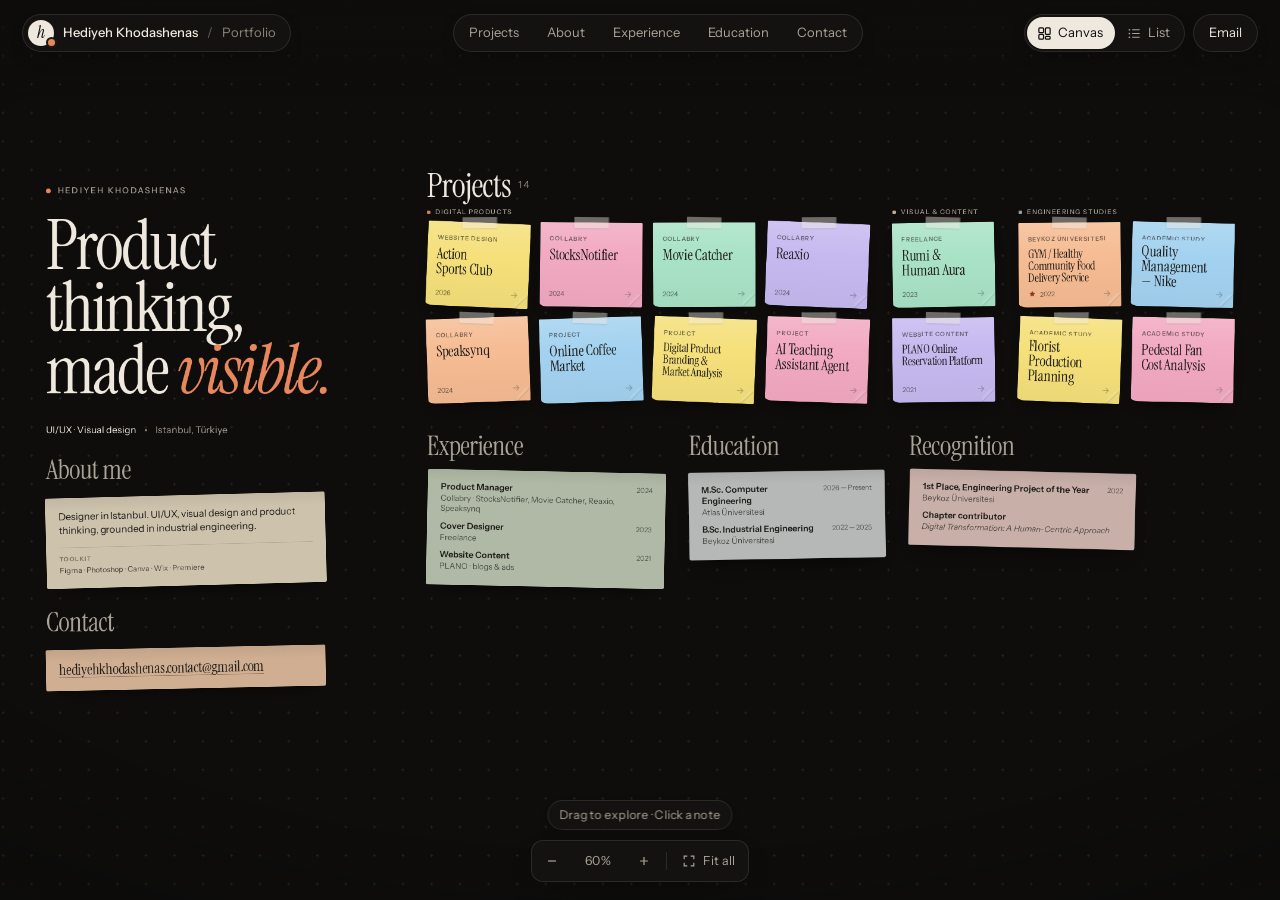
<file: index.html>
<!doctype html>
<html lang="en">
<head>
  <meta charset="utf-8">
  <meta name="viewport" content="width=device-width, initial-scale=1, viewport-fit=cover">
  <title>Hediyeh Khodashenas — Product &amp; Design</title>
  <meta name="description" content="Portfolio of Hediyeh Khodashenas, designer in Istanbul. UI/UX, visual design and product thinking.">
  <meta name="color-scheme" content="dark">
  <meta name="theme-color" content="#0E0D0C">
  <meta property="og:type" content="website">
  <meta property="og:title" content="Hediyeh Khodashenas — Product &amp; Design">
  <meta property="og:description" content="Designer in Istanbul. UI/UX, visual design and product thinking.">
  <link rel="icon" href="assets/favicon.svg" type="image/svg+xml">
  <link rel="preconnect" href="https://fonts.googleapis.com">
  <link rel="preconnect" href="https://fonts.gstatic.com" crossorigin>
  <link rel="stylesheet" href="https://fonts.googleapis.com/css2?family=Instrument+Sans:ital,wght@0,400..700;1,400..700&amp;family=Instrument+Serif:ital@0;1&amp;display=swap">
  <link rel="stylesheet" href="assets/css/style.css">
  <link rel="stylesheet" href="assets/css/canvas.css">
  <script>
    document.documentElement.classList.add('js');
    // Pick the view before first paint so the list never flashes on the canvas (or vice versa).
    if (location.hash === '#list') document.documentElement.classList.add('view-list');
  </script>
</head>
<body>
  <a class="skip-link" href="#list-view" id="skip-link">Skip to the project list</a>

  <!-- Floating chrome: file name on the left, view switch + email on the right -->
  <header class="topbar" id="topbar">
    <a class="tb-file" href="./" id="tb-home" aria-label="Hediyeh Khodashenas, portfolio home">
      <span class="tb-mark" aria-hidden="true">h</span>
      <span class="tb-name">Hediyeh Khodashenas</span>
      <span class="tb-sep" aria-hidden="true">/</span>
      <span class="tb-page">Portfolio</span>
    </a>
    <nav class="tb-chips" id="tb-chips" aria-label="Sections">
      <button type="button" class="chip" data-zone="projects">Projects</button>
      <button type="button" class="chip" data-zone="about">About</button>
      <button type="button" class="chip" data-zone="experience">Experience</button>
      <button type="button" class="chip" data-zone="education">Education</button>
      <button type="button" class="chip" data-zone="contact">Contact</button>
    </nav>
    <div class="tb-right">
      <div class="seg" role="group" aria-label="View">
        <button type="button" class="seg-btn" data-view="canvas" aria-pressed="true">
          <svg viewBox="0 0 16 16" width="15" height="15" aria-hidden="true"><rect x="2" y="2" width="5" height="5" rx="1" fill="none" stroke="currentColor" stroke-width="1.3"/><rect x="9" y="2" width="5" height="7" rx="1" fill="none" stroke="currentColor" stroke-width="1.3"/><rect x="2" y="9" width="5" height="5" rx="1" fill="none" stroke="currentColor" stroke-width="1.3"/><rect x="9" y="11" width="5" height="3" rx="1" fill="none" stroke="currentColor" stroke-width="1.3"/></svg>
          <span>Canvas</span>
        </button>
        <button type="button" class="seg-btn" data-view="list" aria-pressed="false">
          <svg viewBox="0 0 16 16" width="15" height="15" aria-hidden="true"><path d="M5.5 4h8M5.5 8h8M5.5 12h8" stroke="currentColor" stroke-width="1.3" fill="none"/><circle cx="2.6" cy="4" r=".9" fill="currentColor"/><circle cx="2.6" cy="8" r=".9" fill="currentColor"/><circle cx="2.6" cy="12" r=".9" fill="currentColor"/></svg>
          <span>List</span>
        </button>
      </div>
      <a class="tb-mail" href="mailto:hediyehkhodashenas.contact@gmail.com">Email</a>
    </div>
  </header>

  <main id="main">
    <!-- ============ CANVAS (default view) ============ -->
    <section class="canvas" id="canvas" aria-label="Design canvas: drag to explore, open a sticky note to see the project">
      <div class="cv-viewport" id="cv-viewport">
        <div class="cv-world" id="cv-world">

          <!-- Intro: the title area the canvas opens on -->
          <div class="cv-intro" id="cv-intro" data-x="-430" data-y="-150" data-w="860">
            <p class="cv-intro-name">Hediyeh Khodashenas</p>
            <h1 class="cv-intro-title">Product thinking,<br> made <em>visible.</em></h1>
            <ul class="cv-intro-meta">
              <li>UI/UX · Visual design</li>
              <li>Istanbul, Türkiye</li>
            </ul>
          </div>

          <!-- Section labels + artboards are placed here by main.js (from projects.js) -->
          <div class="cv-layer" id="cv-boards"></div>

          <!-- Sticky notes: real, short content only -->
          <aside class="note note--sand" id="note-about" data-x="-440" data-y="190" data-r="-1.5" aria-labelledby="note-about-h">
            <h2 class="note-h" id="note-about-h">About me</h2>
            <p class="note-lead">Designer in Istanbul. UI/UX, visual design and product thinking, grounded in industrial engineering.</p>
            <p class="note-small"><span>Toolkit</span> Figma · Photoshop · Canva · Wix · Premiere</p>
          </aside>

          <aside class="note note--sage" id="note-experience" data-r="1.2" aria-labelledby="note-exp-h">
            <h2 class="note-h" id="note-exp-h">Experience</h2>
            <ul class="note-list">
              <li><b>Product Manager</b><span>Collabry · StocksNotifier, Movie Catcher, Reaxio, Speaksynq</span><i>2024</i></li>
              <li><b>Cover Designer</b><span>Freelance</span><i>2023</i></li>
              <li><b>Website Content</b><span>PLANO · blogs &amp; ads</span><i>2021</i></li>
            </ul>
          </aside>

          <aside class="note note--stone" id="note-education" data-r="-1" aria-labelledby="note-edu-h">
            <h2 class="note-h" id="note-edu-h">Education</h2>
            <ul class="note-list">
              <li><b>M.Sc. Computer Engineering</b><span>Atlas Üniversitesi</span><i>2026 — Present</i></li>
              <li><b>B.Sc. Industrial Engineering</b><span>Beykoz Üniversitesi</span><i>2022 — 2025</i></li>
            </ul>
          </aside>

          <aside class="note note--rose" id="note-recognition" data-r="1.4" aria-labelledby="note-rec-h">
            <h2 class="note-h" id="note-rec-h">Recognition</h2>
            <ul class="note-list">
              <li><b>1st Place, Engineering Project of the Year</b><span>Beykoz Üniversitesi</span><i>2022</i></li>
              <li><b>Chapter contributor</b><span><em>Digital Transformation: A Human-Centric Approach</em></span></li>
            </ul>
          </aside>

          <aside class="note note--clay" id="note-contact" data-r="-1.2" aria-labelledby="note-contact-h">
            <h2 class="note-h" id="note-contact-h">Contact</h2>
            <a class="note-mail" href="mailto:hediyehkhodashenas.contact@gmail.com">hediyehkhodashenas<wbr>.contact<wbr>@gmail.com</a>
          </aside>
        </div>
      </div>

      <p class="cv-hint" id="cv-hint" aria-hidden="true"><span class="cv-hint-fine">Drag to explore · Click a note</span><span class="cv-hint-touch">Drag to explore · Tap a note</span></p>

      <!-- HUD: zoom, fit -->
      <div class="hud" id="hud" role="toolbar" aria-label="Canvas controls">
        <button type="button" class="hud-btn hud-icon" data-zoom="-1" aria-label="Zoom out" title="Zoom out (−)">
          <svg viewBox="0 0 16 16" width="14" height="14" aria-hidden="true"><path d="M3.5 8h9" stroke="currentColor" stroke-width="1.4"/></svg>
        </button>
        <button type="button" class="hud-btn hud-zoom" id="hud-zoom" aria-label="Reset zoom to 100%" title="Zoom to 100% (1)">100%</button>
        <button type="button" class="hud-btn hud-icon" data-zoom="1" aria-label="Zoom in" title="Zoom in (+)">
          <svg viewBox="0 0 16 16" width="14" height="14" aria-hidden="true"><path d="M3.5 8h9M8 3.5v9" stroke="currentColor" stroke-width="1.4"/></svg>
        </button>
        <span class="hud-div" aria-hidden="true"></span>
        <button type="button" class="hud-btn hud-fit" id="hud-fit" title="Fit all (0)">
          <svg viewBox="0 0 16 16" width="14" height="14" aria-hidden="true"><path d="M2.5 6V2.5H6M10 2.5h3.5V6M13.5 10v3.5H10M6 13.5H2.5V10" fill="none" stroke="currentColor" stroke-width="1.3"/></svg>
          <span>Fit all</span>
        </button>
      </div>
    </section>

    <!-- ============ LIST VIEW (accessible, also the no-canvas alternative) ============ -->
    <section class="listview" id="list-view" aria-labelledby="lv-title" tabindex="-1">
      <div class="lv-inner">
        <header class="lv-head">
          <p class="lv-kicker">Hediyeh Khodashenas</p>
          <h2 class="lv-title" id="lv-title">Product thinking,<br class="lv-br"> made <em>visible.</em></h2>
          <p class="lv-meta">UI/UX · Visual design <span aria-hidden="true">—</span> Istanbul, Türkiye</p>
        </header>
        <div id="lv-groups"></div>
        <section class="lv-about" id="lv-about" aria-label="About"></section>
        <footer class="lv-foot">
          <a class="lv-mail" href="mailto:hediyehkhodashenas.contact@gmail.com">hediyehkhodashenas<wbr>.contact<wbr>@gmail.com</a>
          <p>© <span class="js-year">2026</span> Hediyeh Khodashenas · Istanbul, Türkiye</p>
        </footer>
      </div>
    </section>

    <!-- ============ PROJECT CANVAS: a second canvas per project, over the home canvas ============ -->
    <div class="project-view" id="project-view" role="dialog" aria-modal="true" aria-label="Project" hidden>
      <div class="pc-viewport" id="pc-viewport">
        <div class="cv-world pc-world" id="pc-world"></div>
      </div>
      <div class="pc-top">
        <a class="pv-back" id="pv-back" href="./">
          <svg viewBox="0 0 16 16" width="16" height="16" aria-hidden="true"><path d="M13 8H3M7.5 3.5 3 8l4.5 4.5" fill="none" stroke="currentColor" stroke-width="1.4"/></svg>
          <span id="pv-back-label">Home</span>
        </a>
        <p class="pv-crumb" id="pv-crumb"></p>
        <button type="button" class="pc-cs-btn" id="pc-cs-btn" hidden>Case study</button>
      </div>
      <div class="hud pc-hud" id="pc-hud" role="toolbar" aria-label="Project canvas controls">
        <button type="button" class="hud-btn hud-icon" data-pzoom="-1" aria-label="Zoom out" title="Zoom out (−)">
          <svg viewBox="0 0 16 16" width="14" height="14" aria-hidden="true"><path d="M3.5 8h9" stroke="currentColor" stroke-width="1.4"/></svg>
        </button>
        <button type="button" class="hud-btn hud-zoom" id="pc-zoom" aria-label="Reset zoom to 100%" title="Zoom to 100% (1)">100%</button>
        <button type="button" class="hud-btn hud-icon" data-pzoom="1" aria-label="Zoom in" title="Zoom in (+)">
          <svg viewBox="0 0 16 16" width="14" height="14" aria-hidden="true"><path d="M3.5 8h9M8 3.5v9" stroke="currentColor" stroke-width="1.4"/></svg>
        </button>
        <span class="hud-div" aria-hidden="true"></span>
        <button type="button" class="hud-btn hud-fit" id="pc-fit" title="Fit all (0)">
          <svg viewBox="0 0 16 16" width="14" height="14" aria-hidden="true"><path d="M2.5 6V2.5H6M10 2.5h3.5V6M13.5 10v3.5H10M6 13.5H2.5V10" fill="none" stroke="currentColor" stroke-width="1.3"/></svg>
          <span>Fit all</span>
        </button>
      </div>
    </div>

    <!-- ============ CASE STUDY SHEET (projects with a caseStudy) ============ -->
    <div class="cs-sheet" id="cs-sheet" role="dialog" aria-modal="true" aria-labelledby="cs-title" hidden>
      <div class="pv-bar" id="cs-sheet-bar">
        <button type="button" class="pv-back" id="cs-back">
          <svg viewBox="0 0 16 16" width="16" height="16" aria-hidden="true"><path d="M13 8H3M7.5 3.5 3 8l4.5 4.5" fill="none" stroke="currentColor" stroke-width="1.4"/></svg>
          <span>Project canvas</span>
        </button>
        <p class="pv-crumb" id="cs-crumb"></p>
        <span class="pv-hint" aria-hidden="true">Esc</span>
      </div>
      <div class="pv-inner">
        <section class="case-study" id="case-study" aria-labelledby="cs-title" hidden></section>
      </div>
    </div>

    <noscript>
      <div class="nojs">
        <p class="lv-kicker">Hediyeh Khodashenas</p>
        <h1 class="lv-title">Product thinking, made <em>visible.</em></h1>
        <p class="lv-meta">UI/UX · Visual design — Istanbul, Türkiye</p>
        <h2 class="lv-sec">Digital products</h2>
        <ul class="nojs-list">
          <li>Action Sports Club — Website design, 2026</li>
          <li>StocksNotifier — Collabry, 2024 (Product Manager)</li>
          <li>Movie Catcher — Collabry, 2024 (Product Manager)</li>
          <li>Reaxio — Collabry, 2024 (Product Manager)</li>
          <li>Speaksynq — Collabry, 2024 (Product Manager)</li>
          <li>Online Coffee Market</li>
          <li>Digital Product Branding &amp; Market Analysis</li>
          <li>AI Teaching Assistant Agent</li>
        </ul>
        <h2 class="lv-sec">Visual &amp; content</h2>
        <ul class="nojs-list">
          <li>Rumi &amp; Human Aura — Book cover, 2023</li>
          <li>PLANO Online Reservation Platform — Blogs and advertisement content, 2021</li>
        </ul>
        <h2 class="lv-sec">Engineering studies</h2>
        <ul class="nojs-list">
          <li>GYM / Healthy Community Food Delivery Service — 1st Place, Engineering Project of the Year 2022, Beykoz Üniversitesi</li>
          <li>Quality Management — Nike (academic study, not a Nike commission or employment)</li>
          <li>Florist Production Planning</li>
          <li>Pedestal Fan Cost Analysis</li>
        </ul>
        <p class="lv-meta">Enable JavaScript to open each project. Say hello: <a href="mailto:hediyehkhodashenas.contact@gmail.com">hediyehkhodashenas.contact@gmail.com</a></p>
      </div>
    </noscript>
  </main>

  <dialog class="lightbox" id="lightbox" aria-label="Expanded view">
    <div class="lb-bar">
      <p class="lb-title" id="lb-title"></p>
      <p class="lb-count" id="lb-count"></p>
      <button type="button" class="icon-btn lb-close" id="lb-close" aria-label="Close expanded view">
        <svg viewBox="0 0 16 16" width="16" height="16" aria-hidden="true"><path d="M3.5 3.5l9 9M12.5 3.5l-9 9" stroke="currentColor" stroke-width="1.4" fill="none"/></svg>
      </button>
    </div>
    <div class="lb-body" id="lb-body"></div>
    <button type="button" class="icon-btn lb-nav lb-prev" data-step="-1" aria-label="Previous frame">
      <svg viewBox="0 0 16 16" width="18" height="18" aria-hidden="true"><path d="M13 8H3M7.5 3.5 3 8l4.5 4.5" fill="none" stroke="currentColor" stroke-width="1.4"/></svg>
    </button>
    <button type="button" class="icon-btn lb-nav lb-next" data-step="1" aria-label="Next frame">
      <svg viewBox="0 0 16 16" width="18" height="18" aria-hidden="true"><path d="M3 8h10M8.5 3.5 13 8l-4.5 4.5" fill="none" stroke="currentColor" stroke-width="1.4"/></svg>
    </button>
  </dialog>

  <script src="assets/js/projects.js"></script>
  <script src="assets/js/camera.js"></script>
  <script src="assets/js/main.js"></script>
</body>
</html>
</file>
<file: assets/css/style.css>
/* =================================================================
   Hediyeh Khodashenas — Portfolio
   Dark, gallery-like. Warm black, bone type, one ember accent.
   style.css: base, project showcase, case study, lightbox.
   canvas.css: the design-canvas home, list view, HUD and overlay.
   ================================================================= */

:root {
  --bg: #0E0D0C;
  --bg-2: #151412;
  --bg-3: #1D1B18;
  --ink: #EEE8DE;
  --ink-2: #ABA396;
  --ink-3: #8C8478;
  --line: rgba(238, 232, 222, .11);
  --line-2: rgba(238, 232, 222, .22);
  --accent: #E8875C;
  --accent-ink: #160E0A;

  --serif: "Instrument Serif", "Iowan Old Style", Georgia, serif;
  --sans: "Instrument Sans", ui-sans-serif, system-ui, -apple-system, "Segoe UI", sans-serif;

  --gutter: clamp(1.25rem, 4vw, 3.5rem);
  --max: 1480px;
  --head-h: 64px;
  --ease: cubic-bezier(.2, .7, .1, 1);
  --ease-in-out: cubic-bezier(.65, 0, .35, 1);
  --radius: 6px;

  color-scheme: dark;
}

*, *::before, *::after { box-sizing: border-box; }
html { -webkit-text-size-adjust: 100%; scroll-padding-top: calc(var(--head-h) + 16px); }
html.lb-open, html.pv-open { overflow: hidden; }
body {
  margin: 0;
  background: var(--bg);
  color: var(--ink);
  font-family: var(--sans);
  font-size: 1rem;
  line-height: 1.5;
  -webkit-font-smoothing: antialiased;
  -moz-osx-font-smoothing: grayscale;
  text-rendering: optimizeLegibility;
  font-feature-settings: "ss01", "tnum" 0;
}
img { max-width: 100%; display: block; }
button { font: inherit; color: inherit; background: none; border: 0; padding: 0; cursor: pointer; }
a { color: inherit; }
::selection { background: var(--accent); color: var(--accent-ink); }

:focus { outline: none; }
:focus-visible { outline: 2px solid var(--accent); outline-offset: 3px; border-radius: 2px; }

[hidden] { display: none !important; }
.sr { position: absolute; width: 1px; height: 1px; overflow: hidden; clip: rect(0 0 0 0); white-space: nowrap; }

.skip-link {
  position: fixed; top: 10px; left: 10px; z-index: 100;
  background: var(--ink); color: var(--bg); padding: .6rem .9rem; border-radius: 4px;
  text-decoration: none; font-size: .875rem; transform: translateY(-160%); transition: transform .2s;
}
.skip-link:focus { transform: none; }

/* ---------- Showcase ---------- */
.showcase {
  display: grid; grid-template-columns: minmax(0, 1fr) minmax(250px, 300px);
  gap: clamp(1.5rem, 3vw, 3rem); align-items: start;
}
.sc-main { min-width: 0; }

.stage {
  position: relative; aspect-ratio: 16 / 10; overflow: hidden; border-radius: var(--radius);
  background:
    radial-gradient(120% 90% at 50% 0%, #1A1816 0%, #121110 60%, #0F0E0D 100%);
  box-shadow: inset 0 0 0 1px var(--line);
  touch-action: pan-y;
  isolation: isolate;
}
.frame {
  position: absolute; inset: 0; margin: 0;
  opacity: 0; transform: scale(1.012); visibility: hidden;
  transition: opacity .55s var(--ease), transform .9s var(--ease), visibility 0s linear .55s;
}
.frame.is-active {
  opacity: 1; transform: none; visibility: visible; cursor: zoom-in;
  transition: opacity .55s var(--ease), transform .9s var(--ease), visibility 0s;
}
.shot { position: absolute; inset: 0; }
.shot img {
  width: 100%; height: 100%; object-fit: contain; padding: clamp(.75rem, 3%, 2rem);
  -webkit-user-drag: none; user-select: none;
}
.shot img.is-tall {
  object-fit: cover; object-position: 50% 0%; padding: 0;
  transition: object-position 1.1s var(--ease);
}

/* phone presentation */
.frame.is-phone .phone {
  position: absolute; top: 5.5%; bottom: 5.5%; left: 50%; transform: translateX(-50%);
}
.phone {
  aspect-ratio: 390 / 844;
  border-radius: clamp(22px, 3.2vw, 40px); padding: clamp(5px, .7vw, 9px);
  background: linear-gradient(160deg, #2A2724, #161412 55%, #22201D);
  box-shadow:
    0 0 0 1px rgba(255, 255, 255, .07),
    inset 0 0 0 1px rgba(0, 0, 0, .6),
    0 30px 60px -20px rgba(0, 0, 0, .7),
    0 10px 24px -12px rgba(0, 0, 0, .6);
}
.phone-screen {
  height: 100%; border-radius: clamp(17px, 2.6vw, 32px); overflow-y: auto; overflow-x: hidden;
  background: #0b0b0b; scrollbar-width: none; overscroll-behavior: contain;
}
.phone-screen::-webkit-scrollbar { display: none; }
.phone-screen img { width: 100%; height: auto; -webkit-user-drag: none; user-select: none; }

.stage-open, .stage-hint {
  position: absolute; z-index: 2; font-size: .75rem; letter-spacing: .02em;
  display: inline-flex; align-items: center; gap: .45rem;
  padding: .45rem .75rem; border-radius: 999px;
  background: rgba(14, 13, 12, .72); color: var(--ink);
  -webkit-backdrop-filter: blur(8px); backdrop-filter: blur(8px);
  box-shadow: 0 0 0 1px var(--line-2);
  transition: opacity .3s, transform .3s var(--ease), background-color .2s;
}
.stage-open { top: 12px; right: 12px; opacity: 0; transform: translateY(-4px); }
.stage-open:hover { background: var(--ink); color: var(--bg); }
.stage:hover .stage-open, .stage-open:focus-visible { opacity: 1; transform: none; }
.stage-hint {
  bottom: 12px; left: 50%; transform: translate(-50%, 4px); opacity: 0; pointer-events: none;
  color: var(--ink-2);
}
@media (hover: hover) and (pointer: fine) {
  .stage.can-pan:hover .stage-hint { opacity: 1; transform: translate(-50%, 0); transition-delay: .25s; }
  .stage.can-pan:hover .frame.is-active .shot img.is-tall { cursor: ns-resize; }
}
@media (hover: none), (pointer: coarse) {
  .stage-open { opacity: 1; transform: none; }
  .stage-open span { display: none; }
  .shot img.is-tall { object-fit: contain; padding: clamp(.5rem, 3%, 1.25rem); }
}

/* plate — projects without images: typographic, never a fake screenshot */
.stage.is-plate { cursor: default; aspect-ratio: 16 / 8; }
.plate {
  position: absolute; inset: 0; padding: clamp(1.25rem, 4vw, 3rem);
  display: flex; flex-direction: column; justify-content: space-between;
  overflow: hidden;
}
.plate::before {
  content: ""; position: absolute; inset: 0; z-index: -1; opacity: .5;
  background-image:
    linear-gradient(var(--line) 1px, transparent 1px),
    linear-gradient(90deg, var(--line) 1px, transparent 1px);
  background-size: 48px 48px;
  -webkit-mask-image: radial-gradient(80% 80% at 80% 100%, #000, transparent 70%);
  mask-image: radial-gradient(80% 80% at 80% 100%, #000, transparent 70%);
}
.showcase[data-cat="visual"] .plate::before {
  background-image: repeating-radial-gradient(circle at 85% 110%, transparent 0 38px, var(--line) 38px 39px);
  background-size: auto;
}
.showcase[data-cat="engineering"] .plate::before {
  background-image:
    linear-gradient(var(--line) 1px, transparent 1px),
    linear-gradient(90deg, var(--line) 1px, transparent 1px),
    linear-gradient(rgba(238,232,222,.05) 1px, transparent 1px),
    linear-gradient(90deg, rgba(238,232,222,.05) 1px, transparent 1px);
  background-size: 96px 96px, 96px 96px, 16px 16px, 16px 16px;
}
.plate-no {
  position: absolute; right: -.04em; bottom: -.2em; z-index: -1;
  font-family: var(--serif); font-size: clamp(12rem, 34vw, 30rem); line-height: 1; letter-spacing: -.06em;
  color: transparent; -webkit-text-stroke: 1px rgba(238, 232, 222, .14);
}
.plate-kicker { margin: 0; font-size: .75rem; letter-spacing: .14em; text-transform: uppercase; color: var(--accent); }
.plate-scope { list-style: none; margin: 0; padding: 0; max-width: 70%; }
.plate-scope li {
  font-family: var(--serif); font-size: clamp(1.9rem, 4.4vw, 4rem); line-height: 1.02; letter-spacing: -.02em;
  opacity: 0; transform: translateY(14px);
}
.showcase.is-entering .plate-scope li { animation: rise .7s var(--ease) forwards; }
.plate-scope li:nth-child(2) { animation-delay: .06s !important; color: var(--ink-2); }
.plate-scope li:nth-child(3) { animation-delay: .12s !important; }
.plate-scope li:nth-child(4) { animation-delay: .18s !important; color: var(--ink-2); }
.plate-scope li:nth-child(5) { animation-delay: .24s !important; }

/* stage bar */
.stage-bar {
  display: flex; align-items: center; justify-content: space-between; gap: 1rem;
  min-height: 3rem; padding: .6rem 0;
}
.stage-bar:empty { display: none; }
.bar-cap { margin: 0; display: flex; gap: .9rem; align-items: baseline; font-size: .875rem; }
.bar-count { font-variant-numeric: tabular-nums; color: var(--ink-3); font-size: .75rem; letter-spacing: .06em; }
.bar-label { color: var(--ink); }
.bar-ctrl { display: flex; gap: .4rem; }
.icon-btn {
  width: 40px; height: 40px; border-radius: 999px; display: inline-grid; place-items: center;
  box-shadow: inset 0 0 0 1px var(--line-2); color: var(--ink);
  transition: background-color .2s, color .2s, transform .2s var(--ease);
}
.icon-btn:hover { background: var(--ink); color: var(--bg); }
.icon-btn:active { transform: scale(.94); }

/* filmstrip */
.strip {
  display: flex; gap: .5rem; overflow-x: auto; padding: 2px 2px 6px; scrollbar-width: thin;
  scrollbar-color: var(--line-2) transparent; scroll-snap-type: x proximity;
}
.strip:empty { display: none; }
.thumb {
  position: relative; flex: 0 0 auto; height: 68px; width: 104px; border-radius: 4px; overflow: hidden;
  background: var(--bg-2); scroll-snap-align: center;
  box-shadow: inset 0 0 0 1px var(--line);
  transition: transform .3s var(--ease), box-shadow .25s;
}
.thumb.is-phone { width: 40px; }
.thumb img {
  width: 100%; height: 100%; object-fit: cover; object-position: 50% 0;
  opacity: .42; filter: grayscale(.4); transition: opacity .3s, filter .3s, transform .6s var(--ease);
}
.thumb-no {
  position: absolute; left: 5px; bottom: 4px; font-size: .625rem; letter-spacing: .06em;
  font-variant-numeric: tabular-nums; color: var(--ink); text-shadow: 0 1px 4px rgba(0,0,0,.8);
  opacity: 0; transition: opacity .2s;
}
.thumb:hover img { opacity: .8; filter: none; }
.thumb:hover .thumb-no, .thumb.is-active .thumb-no { opacity: 1; }
.thumb:hover { transform: translateY(-2px); }
.thumb.is-active { box-shadow: 0 0 0 1.5px var(--accent); }
.thumb.is-active img { opacity: 1; filter: none; }
.thumb:active img { transform: scale(.97); }

/* info rail */
.sc-info { position: sticky; top: calc(var(--head-h) + 1.25rem); padding-top: .2rem; }
.info-kicker {
  margin: 0 0 1.1rem; display: flex; gap: .8rem; align-items: baseline;
  font-size: .75rem; letter-spacing: .14em; text-transform: uppercase; color: var(--ink-2);
}
.info-kicker span { color: var(--accent); font-variant-numeric: tabular-nums; letter-spacing: .06em; }
.info-title {
  margin: 0; font-family: var(--serif); font-weight: 400; font-size: clamp(2rem, 3vw, 2.75rem);
  line-height: 1; letter-spacing: -.02em; text-wrap: balance;
}
.info-line { margin: 1rem 0 0; color: var(--ink-2); max-width: 32ch; text-wrap: pretty; }
.info-award {
  margin: 1rem 0 0; display: flex; gap: .5rem; align-items: flex-start;
  font-size: .8125rem; color: var(--accent); line-height: 1.4;
}
.info-award svg { flex: none; margin-top: .15em; }
.info-facts { margin: 1.5rem 0 0; display: grid; gap: 0; border-top: 1px solid var(--line); }
.info-facts div { display: flex; justify-content: space-between; gap: 1rem; padding: .6rem 0; border-bottom: 1px solid var(--line); font-size: .8125rem; }
.info-facts dt { color: var(--ink-3); }
.info-facts dd { margin: 0; text-align: right; }
.tags { list-style: none; margin: 1.1rem 0 0; padding: 0; display: flex; flex-wrap: wrap; gap: .35rem; }
.tags li { font-size: .75rem; color: var(--ink-2); padding: .3rem .6rem; border-radius: 999px; box-shadow: inset 0 0 0 1px var(--line); }
.info-note { margin: 1.1rem 0 0; font-size: .75rem; color: var(--ink-3); font-style: italic; }
.info-links { margin: 1rem 0 0; display: flex; gap: 1rem; font-size: .875rem; }
.info-links a { color: var(--accent); text-underline-offset: .2em; }
.info-pager { display: flex; align-items: center; gap: .75rem; margin-top: 1.75rem; }
.pager {
  width: 36px; height: 36px; border-radius: 999px; display: inline-grid; place-items: center; color: var(--ink-2);
  box-shadow: inset 0 0 0 1px var(--line); transition: color .2s, box-shadow .2s, background-color .2s;
}
.pager:hover { color: var(--bg); background: var(--ink); box-shadow: none; }
.pager-pos { font-size: .75rem; color: var(--ink-3); font-variant-numeric: tabular-nums; letter-spacing: .06em; }

.showcase.is-entering .stage > .plate,
.showcase.is-entering .sc-info > * { animation: rise .6s var(--ease) both; }
.showcase.is-entering .sc-info > *:nth-child(2) { animation-delay: .04s; }
.showcase.is-entering .sc-info > *:nth-child(3) { animation-delay: .08s; }
.showcase.is-entering .sc-info > *:nth-child(n+4) { animation-delay: .12s; }

/* ---------- Project view: see canvas.css for the overlay + bar ---------- */

/* ---------- Case study (projects with `caseStudy` only) ---------- */
.info-case {
  display: grid; grid-template-columns: 1fr auto; align-items: center; column-gap: .75rem;
  margin-top: 1.25rem; padding: .8rem .95rem; border-radius: var(--radius); text-decoration: none;
  background: rgba(232, 135, 92, .08); box-shadow: inset 0 0 0 1px rgba(232, 135, 92, .35);
  transition: background-color .2s, box-shadow .2s;
}
.info-case span { font-size: .875rem; color: var(--ink); }
.info-case small { grid-column: 1; font-size: .75rem; color: var(--ink-3); }
.info-case svg { grid-column: 2; grid-row: 1 / span 2; color: var(--accent); transform: rotate(90deg); transition: transform .35s var(--ease); }
.info-case:hover { background: rgba(232, 135, 92, .14); box-shadow: inset 0 0 0 1px var(--accent); }
.info-case:hover svg { transform: rotate(90deg) translateX(3px); }

.case-study { margin-top: clamp(3.5rem, 8vw, 7rem); border-top: 1px solid var(--line); }
.case-study:not([hidden]) { animation: fadein .5s var(--ease); }
.cs-sec { padding-top: clamp(3rem, 6vw, 5.5rem); }

.cs-intro { padding-top: clamp(2.5rem, 5vw, 4.5rem); display: grid; grid-template-columns: minmax(0, 7fr) minmax(0, 5fr); column-gap: clamp(2rem, 5vw, 5rem); align-items: end; }
.cs-intro > * { grid-column: 1; }
.cs-kicker {
  margin: 0 0 1.1rem; display: flex; gap: .8rem; align-items: baseline;
  font-size: .75rem; letter-spacing: .14em; text-transform: uppercase; color: var(--ink-3);
}
.cs-kicker span { color: var(--accent); }
.cs-title {
  margin: 0; font-family: var(--serif); font-weight: 400; font-size: clamp(2.3rem, 5.2vw, 4.6rem);
  line-height: .98; letter-spacing: -.025em; text-wrap: balance;
}
.cs-title:focus { outline: none; }
.cs-lede { margin: 1.25rem 0 0; color: var(--ink-2); font-size: clamp(1rem, 1.3vw, 1.125rem); max-width: 52ch; text-wrap: pretty; }
.cs-disclaimer {
  margin: 1.25rem 0 0; display: inline-flex; gap: .6rem; align-items: baseline; justify-self: start;
  padding: .55rem .85rem; border-radius: 999px; font-size: .8125rem; color: var(--ink);
  box-shadow: inset 0 0 0 1px var(--line-2); background: var(--bg-2);
}
.cs-disclaimer-sm { margin: 0 0 1.5rem; border-radius: var(--radius); }
.cs-dot { flex: none; width: 7px; height: 7px; border-radius: 50%; background: var(--accent); transform: translateY(-1px); }
.cs-toc {
  grid-column: 2; grid-row: 1 / span 4; align-self: end;
  display: grid; grid-template-columns: 1fr 1fr; border-top: 1px solid var(--line);
}
.cs-toc a {
  display: flex; gap: .7rem; align-items: baseline; padding: .6rem 0; border-bottom: 1px solid var(--line);
  font-size: .875rem; color: var(--ink-2); text-decoration: none; transition: color .2s;
}
.cs-toc a span { font-size: .6875rem; color: var(--ink-3); font-variant-numeric: tabular-nums; letter-spacing: .06em; }
.cs-toc a:hover { color: var(--ink); }
.cs-toc a:hover span { color: var(--accent); }

.cs-sec-head { display: flex; align-items: baseline; gap: 1rem; padding-bottom: 1rem; margin-bottom: clamp(1.25rem, 2.5vw, 2rem); border-bottom: 1px solid var(--line); }
.cs-no { font-size: .75rem; color: var(--accent); font-variant-numeric: tabular-nums; letter-spacing: .08em; }
.cs-h { margin: 0; font-family: var(--serif); font-weight: 400; font-size: clamp(1.7rem, 3vw, 2.5rem); line-height: 1; letter-spacing: -.015em; }
.cs-eyebrow { margin: 0 0 .7rem; font-size: .6875rem; letter-spacing: .14em; text-transform: uppercase; color: var(--ink-3); }
.cs-p { margin: 0; color: var(--ink-2); text-wrap: pretty; max-width: 62ch; }
.cs-mini { margin: 1rem 0 0; font-size: .8125rem; color: var(--ink-3); max-width: 80ch; text-wrap: pretty; }
.cs-quote { margin: 0; font-family: var(--serif); font-size: clamp(1.5rem, 2.4vw, 2.1rem); line-height: 1.08; letter-spacing: -.01em; text-wrap: balance; }
.cs-sub { margin: 1.4rem 0 .5rem; font-size: .8125rem; color: var(--ink-3); }

/* 01 decision */
.cs-decision { display: grid; grid-template-columns: minmax(180px, 3fr) minmax(0, 6fr) minmax(0, 4fr); gap: clamp(1.5rem, 3vw, 3rem); align-items: start; }
.cs-score {
  display: grid; grid-template-columns: auto 1fr; align-items: baseline; padding: 1.4rem 1.4rem 1.2rem; border-radius: var(--radius);
  background: radial-gradient(130% 100% at 0% 0%, rgba(232, 135, 92, .16), rgba(232, 135, 92, .03) 70%); box-shadow: inset 0 0 0 1px rgba(232, 135, 92, .3);
}
.cs-score-n { font-family: var(--serif); font-size: clamp(4rem, 7vw, 6rem); line-height: .85; color: var(--accent); letter-spacing: -.03em; }
.cs-score-of { font-size: 1rem; color: var(--ink-2); padding-left: .3rem; }
.cs-score-l { grid-column: 1 / -1; margin-top: .9rem; font-size: .8125rem; color: var(--ink); }
.cs-callout { margin: 0 0 1rem; font-family: var(--serif); font-size: clamp(1.7rem, 2.8vw, 2.5rem); line-height: 1.02; letter-spacing: -.015em; text-wrap: balance; }
.cs-refine { margin: 0; padding: 0; list-style: none; counter-reset: r; display: grid; gap: .5rem; }
.cs-refine li { counter-increment: r; display: grid; grid-template-columns: 1.6rem 1fr; font-size: .9375rem; }
.cs-refine li::before { content: counter(r, decimal-leading-zero); color: var(--accent); font-size: .75rem; padding-top: .2em; font-variant-numeric: tabular-nums; }
.cs-others { list-style: none; margin: 0; padding: 0; border-top: 1px solid var(--line); }
.cs-others li { display: grid; grid-template-columns: auto 1fr; column-gap: .8rem; padding: .9rem 0; border-bottom: 1px solid var(--line); }
.cs-other-k { font-family: var(--serif); font-size: 1.5rem; line-height: 1; }
.cs-other-s { align-self: center; font-size: .875rem; font-variant-numeric: tabular-nums; }
.cs-other-s small, .cs-tab-score small { color: var(--ink-3); font-size: .75em; }
.cs-others p { grid-column: 1 / -1; margin: .45rem 0 0; font-size: .8125rem; color: var(--ink-2); text-wrap: pretty; }

/* figures */
.cs-fig { margin: 0; }
.cs-fig figcaption { margin-top: .6rem; font-size: .75rem; color: var(--ink-3); letter-spacing: .02em; }
.cs-zoom { position: relative; display: block; width: 100%; border-radius: var(--radius); overflow: hidden; cursor: zoom-in; background: var(--bg-2); box-shadow: 0 0 0 1px var(--line); }
.cs-zoom img { width: 100%; height: auto; transition: transform .6s var(--ease); }
.cs-zoom-ico {
  position: absolute; top: 10px; right: 10px; display: grid; place-items: center; width: 32px; height: 32px; border-radius: 50%;
  background: rgba(14, 13, 12, .75); color: var(--ink); box-shadow: inset 0 0 0 1px var(--line-2);
  opacity: 0; transform: translateY(-3px); transition: opacity .25s, transform .25s var(--ease);
}
.cs-zoom:hover .cs-zoom-ico, .cs-zoom:focus-visible .cs-zoom-ico { opacity: 1; transform: none; }
.cs-zoom:hover img { transform: scale(1.012); }
@media (hover: none), (pointer: coarse) { .cs-zoom-ico { opacity: 1; transform: none; } }
.cs-zoom.is-mobile { border-radius: 18px; }

/* 02 directions */
.cs-fig-wide { margin-bottom: clamp(1.5rem, 3vw, 2.5rem); }
.cs-compare-row { display: grid; grid-template-columns: minmax(0, 7fr) minmax(0, 4fr); gap: clamp(1.5rem, 4vw, 4rem); align-items: center; }
.cs-question .cs-mini { margin-top: 1rem; }
.cs-switch { margin-top: clamp(2.5rem, 5vw, 4rem); }
.cs-tabs { display: flex; gap: .4rem; flex-wrap: wrap; margin-bottom: 1.25rem; }
.cs-tab {
  display: inline-flex; align-items: baseline; gap: .6rem; padding: .55rem .95rem .55rem .7rem; border-radius: 999px;
  color: var(--ink-2); box-shadow: inset 0 0 0 1px var(--line); transition: color .2s, background-color .2s, box-shadow .2s;
}
.cs-tab-key {
  align-self: center; display: grid; place-items: center; width: 1.6rem; height: 1.6rem; border-radius: 50%;
  font-family: var(--serif); font-size: 1.05rem; line-height: 1; box-shadow: inset 0 0 0 1px var(--line-2);
}
.cs-tab-name { font-size: .875rem; }
.cs-tab-score { font-size: .75rem; color: var(--ink-3); font-variant-numeric: tabular-nums; }
.cs-tab:hover { color: var(--ink); box-shadow: inset 0 0 0 1px var(--line-2); }
.cs-tab[aria-selected="true"] { background: var(--ink); color: var(--bg); box-shadow: none; }
.cs-tab[aria-selected="true"] .cs-tab-key { background: var(--accent); color: var(--accent-ink); box-shadow: none; }
.cs-tab[aria-selected="true"] .cs-tab-score, .cs-tab[aria-selected="true"] .cs-tab-score small { color: rgba(14, 13, 12, .6); }
.cs-panel:not([hidden]) { animation: fadein .35s var(--ease); }
.cs-dir { display: grid; grid-template-columns: minmax(0, 7fr) minmax(0, 2.1fr) minmax(0, 3.6fr); gap: clamp(1rem, 2.2vw, 2rem); align-items: start; }
.cs-chip { display: inline-block; margin: 0 0 .9rem; padding: .25rem .6rem; border-radius: 999px; font-size: .6875rem; letter-spacing: .1em; text-transform: uppercase; background: var(--accent); color: var(--accent-ink); }
.cs-dir-idea { margin: 0; font-family: var(--serif); font-size: clamp(1.35rem, 1.9vw, 1.7rem); line-height: 1.1; text-wrap: balance; }
.cs-swatches { display: flex; gap: .35rem; margin: 1rem 0 0; }
.cs-swatches span { width: 26px; height: 26px; border-radius: 50%; box-shadow: inset 0 0 0 1px rgba(238, 232, 222, .25); }
.cs-facts { margin: 1.1rem 0 0; border-top: 1px solid var(--line); }
.cs-facts div { padding: .6rem 0; border-bottom: 1px solid var(--line); }
.cs-facts dt { font-size: .6875rem; letter-spacing: .12em; text-transform: uppercase; color: var(--ink-3); }
.cs-facts dd { margin: .2rem 0 0; font-size: .8125rem; color: var(--ink-2); text-wrap: pretty; }

/* 03 problem */
.cs-two { display: grid; grid-template-columns: minmax(0, 7fr) minmax(0, 5fr); gap: clamp(2rem, 5vw, 5rem); align-items: start; }
.cs-facts-lg { margin: 0; }
.cs-facts-lg div { display: grid; grid-template-columns: minmax(130px, 1fr) minmax(0, 3fr); gap: 1rem; padding: .85rem 0; }
.cs-facts-lg dd { margin: 0; font-size: .9375rem; color: var(--ink); }
.cs-job { padding: 1.5rem; border-radius: var(--radius); background: var(--bg-2); box-shadow: inset 0 0 0 1px var(--line); }
.cs-job .cs-quote { color: var(--accent); margin-bottom: 1rem; }

/* tables */
.cs-table-wrap { overflow-x: auto; -webkit-overflow-scrolling: touch; }
.cs-table { width: 100%; border-collapse: collapse; font-size: .8125rem; }
.cs-table th, .cs-table td { text-align: left; vertical-align: top; padding: .8rem .9rem .8rem 0; border-bottom: 1px solid var(--line); }
.cs-table thead th { font-weight: 500; font-size: .6875rem; letter-spacing: .12em; text-transform: uppercase; color: var(--ink-3); border-bottom-color: var(--line-2); }
.cs-bench td { color: var(--ink-2); }
.cs-bench tbody th { font-weight: 500; white-space: nowrap; }
.cs-bench tbody th a { text-decoration: none; color: var(--ink); }
.cs-bench tbody th a:hover { color: var(--accent); }
.cs-bench tbody th small { display: block; color: var(--ink-3); font-weight: 400; margin-top: .1rem; }
.cs-bench .cs-take { color: var(--ink); }
.cs-method { margin: 0 0 1rem; }

/* 05 brainstorm */
.cs-grid4 { display: grid; grid-template-columns: repeat(4, minmax(0, 1fr)); gap: 1rem; }
.cs-grid3 { display: grid; grid-template-columns: repeat(3, minmax(0, 1fr)); gap: 1rem; }
.cs-card { padding: 1.25rem; border-radius: var(--radius); background: var(--bg-2); box-shadow: inset 0 0 0 1px var(--line); }
.cs-card.is-accent { box-shadow: inset 0 0 0 1px rgba(232, 135, 92, .35); background: linear-gradient(180deg, rgba(232, 135, 92, .07), var(--bg-2) 60%); }
.cs-card ul { list-style: none; margin: 0; padding: 0; display: grid; gap: .55rem; font-size: .875rem; }
.cs-hmw li { color: var(--ink); font-family: var(--serif); font-size: 1.15rem; line-height: 1.15; }
.cs-kept li, .cs-dropped li { display: grid; grid-template-columns: 1rem 1fr; gap: .5rem; }
.cs-kept svg { color: var(--accent); margin-top: .2em; }
.cs-dropped svg { color: var(--ink-3); margin-top: .25em; }
.cs-dropped s { color: var(--ink-2); text-decoration-color: rgba(238, 232, 222, .35); }
.cs-dropped small { display: block; color: var(--ink-3); font-size: .75rem; }
.cs-ticks li, .cs-arrows li { position: relative; padding-left: 1.2rem; color: var(--ink-2); }
.cs-ticks li::before { content: ""; position: absolute; left: 0; top: .55em; width: 6px; height: 6px; border-radius: 50%; background: var(--accent); }
.cs-arrows li::before { content: "→"; position: absolute; left: 0; color: var(--ink-3); }

/* 06 key screens */
.cs-screens { display: grid; grid-template-columns: repeat(3, minmax(0, 1fr)); gap: clamp(1rem, 2vw, 1.75rem); }
.cs-screen .cs-zoom { aspect-ratio: 16 / 10; }
.cs-screen .cs-zoom img { height: 100%; object-fit: cover; object-position: top; }
.cs-screen h4 { margin: 1rem 0 .6rem; font-family: var(--serif); font-weight: 400; font-size: 1.4rem; line-height: 1; }
.cs-kv { margin: 0 0 .7rem; font-size: .8125rem; color: var(--ink); }
.cs-tag { display: inline-flex; align-items: center; gap: .3rem; margin-right: .5rem; padding: .1rem .45rem; border-radius: 999px; font-size: .6875rem; letter-spacing: .06em; text-transform: uppercase; color: var(--ink-3); box-shadow: inset 0 0 0 1px var(--line); vertical-align: 1px; }
.cs-tag.is-kept { color: var(--accent); box-shadow: inset 0 0 0 1px rgba(232, 135, 92, .4); }
.cs-drop-list { list-style: none; margin: .45rem 0 0; padding: 0; display: grid; gap: .35rem; color: var(--ink-2); }

/* 07 evaluation */
.cs-eval { display: grid; grid-template-columns: minmax(0, 7fr) minmax(0, 5fr); gap: clamp(2rem, 4vw, 4rem); align-items: start; }
.cs-scores th[scope="col"] small { display: block; text-transform: none; letter-spacing: 0; font-size: .6875rem; margin-top: .1rem; }
.cs-scores td { white-space: nowrap; }
.cs-scores tbody th { font-weight: 400; color: var(--ink-2); }
.cs-scores .dir-A { background: rgba(232, 135, 92, .06); padding-left: .7rem; }
.cs-scores thead .dir-A { color: var(--accent); }
.cs-scores td:not(.dir-A), .cs-scores thead th:not(:first-child):not(.dir-A) { padding-left: .7rem; }
.cs-dots { display: inline-flex; gap: 3px; margin-right: .5rem; vertical-align: middle; }
.cs-dots i { width: 7px; height: 7px; border-radius: 50%; box-shadow: inset 0 0 0 1px var(--line-2); }
.cs-dots i.on { background: var(--ink-2); box-shadow: none; }
.cs-scores .dir-A .cs-dots i.on { background: var(--accent); }
.cs-num { font-variant-numeric: tabular-nums; color: var(--ink); }
.cs-scores tfoot th, .cs-scores tfoot td { border-bottom: 0; padding-top: 1rem; font-family: var(--serif); font-size: 1.9rem; font-weight: 400; line-height: 1; }
.cs-scores tfoot th { font-family: var(--sans); font-size: .75rem; letter-spacing: .12em; text-transform: uppercase; color: var(--ink-3); vertical-align: middle; }
.cs-scores tfoot .dir-A { color: var(--accent); }
.cs-measure .cs-eyebrow + .cs-bars { margin-bottom: 1.6rem; }
.cs-bars { list-style: none; margin: 0; padding: 0; display: grid; gap: .55rem; }
.cs-bars li { display: grid; grid-template-columns: 1.2rem minmax(0, 1fr) 6.2rem; align-items: center; gap: .7rem; font-size: .8125rem; }
.cs-bar-k { font-family: var(--serif); font-size: 1.15rem; line-height: 1; }
.cs-bar-track { height: 10px; border-radius: 999px; background: var(--bg-3); overflow: hidden; }
.cs-bar { display: block; height: 100%; border-radius: inherit; background: var(--ink-3); }
.cs-bars li[data-dir="A"] .cs-bar { background: var(--accent); }
.cs-bar-v { text-align: right; color: var(--ink-2); font-variant-numeric: tabular-nums; }

/* end */
.cs-end { margin-top: clamp(3rem, 6vw, 5rem); padding-top: 1.25rem; border-top: 1px solid var(--line); display: flex; justify-content: space-between; gap: 1rem; flex-wrap: wrap; font-size: .8125rem; color: var(--ink-3); }
.cs-end p { margin: 0; }
.cs-top { color: var(--ink-2); text-decoration: none; }
.cs-top:hover { color: var(--accent); }

.lb-frame.is-narrow { max-width: 420px; }

@media (max-width: 1080px) {
  .cs-intro { grid-template-columns: 1fr; }
  .cs-toc { grid-column: 1; grid-row: auto; margin-top: 2rem; grid-template-columns: repeat(4, 1fr); column-gap: 1rem; }
  .cs-decision { grid-template-columns: minmax(160px, 1fr) minmax(0, 2.4fr); }
  .cs-others { grid-column: 1 / -1; display: grid; grid-template-columns: 1fr 1fr; column-gap: 2rem; }
  .cs-dir { grid-template-columns: minmax(0, 3fr) minmax(0, 1fr); }
  .cs-dir-info { grid-column: 1 / -1; }
  .cs-grid4 { grid-template-columns: 1fr 1fr; }
  .cs-eval, .cs-two { grid-template-columns: 1fr; }
}
@media (max-width: 720px) {
  .case-study { margin-top: 3rem; }
  .cs-toc { grid-template-columns: 1fr 1fr; }
  .cs-disclaimer { border-radius: var(--radius); }
  .cs-decision { grid-template-columns: 1fr; }
  .cs-others { grid-template-columns: 1fr; }
  .cs-compare-row { grid-template-columns: 1fr; }
  .cs-fig-wide .cs-zoom { overflow-x: auto; }
  .cs-tabs { flex-wrap: nowrap; overflow-x: auto; scrollbar-width: none; margin-left: calc(var(--gutter) * -1); margin-right: calc(var(--gutter) * -1); padding: 0 var(--gutter); }
  .cs-tabs::-webkit-scrollbar { display: none; }
  .cs-tab { flex: none; }
  .cs-dir { grid-template-columns: minmax(0, 1fr) minmax(0, 1fr); }
  .cs-dir-desk { grid-column: 1 / -1; }
  .cs-dir-mob { grid-column: 1; }
  .cs-dir-info { grid-column: 2; grid-row: 2; }
  .cs-facts-lg div { grid-template-columns: 1fr; gap: .2rem; }
  .cs-grid4, .cs-grid3, .cs-screens { grid-template-columns: 1fr; }
  .cs-bench thead { display: none; }
  .cs-bench, .cs-bench tbody, .cs-bench tr, .cs-bench th, .cs-bench td { display: block; }
  .cs-bench tr { padding: .9rem 0; border-bottom: 1px solid var(--line); }
  .cs-bench th, .cs-bench td { border: 0; padding: .15rem 0; }
  .cs-bench tbody th { white-space: normal; font-size: .9375rem; margin-bottom: .3rem; }
  .cs-bench td::before { content: attr(data-l); display: block; font-size: .625rem; letter-spacing: .12em; text-transform: uppercase; color: var(--ink-3); margin-top: .45rem; }
  .cs-scores .cs-dots { display: none; }
  .cs-scores th, .cs-scores td { padding-right: .5rem; }
}
@media (max-width: 480px) {
  .cs-dir { grid-template-columns: 1fr; }
  .cs-dir-mob { max-width: 240px; }
  .cs-dir-info { grid-column: 1; grid-row: auto; }
}

/* ---------- Lightbox ---------- */
.lightbox {
  width: 100vw; height: 100vh; height: 100dvh; max-width: none; max-height: none; margin: 0; padding: 0; border: 0;
  background: #0A0908; color: var(--ink); overflow: hidden;
}
.lightbox::backdrop { background: rgba(0, 0, 0, .6); }
.lightbox[open] { display: grid; grid-template-rows: auto 1fr; animation: fadein .3s var(--ease); }
.lb-bar {
  display: flex; align-items: center; gap: 1.5rem; padding: .9rem var(--gutter);
  border-bottom: 1px solid var(--line);
}
.lb-title { margin: 0; flex: 1; font-family: var(--serif); font-size: 1.375rem; line-height: 1.1; min-width: 0; overflow: hidden; text-overflow: ellipsis; white-space: nowrap; }
.lb-title span { font-family: var(--sans); font-size: .8125rem; color: var(--ink-2); margin-left: .6rem; }
.lb-count { margin: 0; font-size: .75rem; color: var(--ink-3); font-variant-numeric: tabular-nums; letter-spacing: .06em; }
.lb-body { overflow: auto; padding: clamp(1rem, 3vw, 2.5rem) clamp(4rem, 7vw, 6rem); overscroll-behavior: contain; cursor: zoom-out; }
.lb-frame { margin: 0 auto; max-width: 1440px; cursor: default; animation: fadein .35s var(--ease); }
.lb-frame > img { width: 100%; height: auto; border-radius: 4px; box-shadow: 0 0 0 1px var(--line); }
.lb-frame.is-phone { display: grid; place-items: center; min-height: 100%; }
.lb-frame .phone { height: min(82vh, 844px); height: min(82dvh, 844px); }
.lb-nav { position: fixed; top: 50%; transform: translateY(-50%); background: rgba(14, 13, 12, .7); }
.lb-nav:active { transform: translateY(-50%) scale(.94); }
.lb-prev { left: clamp(.75rem, 2vw, 1.5rem); }
.lb-next { right: clamp(.75rem, 2vw, 1.5rem); }
.lightbox.is-single .lb-nav { display: none; }

/* ---------- Reveal + keyframes ---------- */
.js [data-reveal] { opacity: 0; transform: translateY(18px); transition: opacity .9s var(--ease), transform .9s var(--ease); }
.js [data-reveal].is-in { opacity: 1; transform: none; }
@keyframes rise { from { opacity: 0; transform: translateY(14px); } to { opacity: 1; transform: none; } }
@keyframes fadein { from { opacity: 0; } to { opacity: 1; } }

/* ---------- Responsive ---------- */
@media (max-width: 1080px) {
  .showcase { grid-template-columns: 1fr; }
  .sc-info { position: static; display: grid; grid-template-columns: minmax(0, 1fr) minmax(0, 1fr); column-gap: 2rem; }
  .sc-info > * { grid-column: 1; }
  .sc-info .info-facts, .sc-info .tags, .sc-info .info-note, .sc-info .info-pager { grid-column: 2; }
  .sc-info .info-facts { grid-row: 1 / span 3; margin-top: 0; align-self: start; }
}
@media (max-width: 720px) {
  :root { --head-h: 56px; }
  .stage { aspect-ratio: 1 / 1; }
  .stage.is-plate { aspect-ratio: 4 / 3; }
  .sc-info { display: block; }
  .lb-body { padding: 1rem .75rem 5rem; }
  .lb-nav { top: auto; bottom: 1rem; transform: none; }
  .lb-nav:active { transform: scale(.94); }
  .lb-title span { display: none; }
}
@media (prefers-reduced-motion: reduce) {
  *, *::before, *::after { animation-duration: .01ms !important; animation-delay: 0s !important; transition-duration: .01ms !important; scroll-behavior: auto !important; }
  .js [data-reveal] { opacity: 1; transform: none; }
  .plate-scope li { opacity: 1; transform: none; }
}
</file>
<file: assets/css/canvas.css>
/* =================================================================
   Canvas home — a calm design file you can pan around.
   Artboards (projects), a few sticky notes, a small HUD.
   World sizes are in canvas px; anything multiplied by --iz (1 / zoom)
   stays the same size on screen, like frame labels in a design tool.
   ================================================================= */

:root {
  --panel: rgba(22, 21, 19, .78);
  --panel-solid: #1A1917;
  --frame: #151412;
  --tint-digital: 232, 135, 92;
  --tint-visual: 214, 192, 156;
  --tint-engineering: 162, 182, 158;
  --shadow-frame: 0 0 0 1px rgba(238, 232, 222, .07), 0 1px 2px rgba(0, 0, 0, .35), 0 22px 44px -26px rgba(0, 0, 0, .75);
  --shadow-lift: 0 0 0 1px rgba(238, 232, 222, .1), 0 2px 4px rgba(0, 0, 0, .35), 0 36px 70px -30px rgba(0, 0, 0, .9);
}

html.js:not(.view-list), html.js:not(.view-list) body { overflow: hidden; height: 100%; overscroll-behavior: none; }
html.view-list .canvas { display: none; }
html:not(.view-list) .listview, html:not(.js) .listview, html:not(.js) .canvas, html:not(.js) .seg { display: none; }

/* ---------- Floating top bar ---------- */
.topbar {
  position: fixed; inset: 0 0 auto 0; z-index: 30;
  display: flex; align-items: center; justify-content: space-between; gap: 12px;
  padding: calc(14px + env(safe-area-inset-top)) clamp(14px, 2vw, 22px) 14px;
  pointer-events: none;
}
.topbar > * { pointer-events: auto; }
.tb-file, .seg, .tb-mail {
  background: var(--panel);
  -webkit-backdrop-filter: blur(14px) saturate(1.2); backdrop-filter: blur(14px) saturate(1.2);
  box-shadow: inset 0 0 0 1px var(--line), 0 8px 24px -14px rgba(0, 0, 0, .7);
  border-radius: 999px;
}
.tb-file {
  display: inline-flex; align-items: center; gap: 9px; min-width: 0;
  height: 38px; padding: 0 15px 0 6px; text-decoration: none; font-size: .8125rem; white-space: nowrap;
  transition: box-shadow .2s;
}
.tb-file:hover { box-shadow: inset 0 0 0 1px var(--line-2), 0 8px 24px -14px rgba(0, 0, 0, .7); }
.tb-mark {
  flex: none; width: 26px; height: 26px; border-radius: 50%; display: grid; place-items: center;
  background: var(--ink); color: var(--bg);
  font-family: var(--serif); font-style: italic; font-size: 1.05rem; line-height: 1; padding-bottom: 2px;
  position: relative;
}
.tb-mark::after {
  content: ""; position: absolute; right: -1px; bottom: 0; width: 7px; height: 7px; border-radius: 50%;
  background: var(--accent); box-shadow: 0 0 0 2px var(--panel-solid);
}
.tb-name { color: var(--ink); font-weight: 500; overflow: hidden; text-overflow: ellipsis; }
.tb-sep { color: var(--ink-3); opacity: .7; }
.tb-page { color: var(--ink-3); }
.tb-right { display: flex; align-items: center; gap: 8px; }
.seg { display: inline-flex; padding: 3px; gap: 2px; }
.seg-btn {
  display: inline-flex; align-items: center; gap: 6px; height: 32px; padding: 0 12px 0 10px;
  border-radius: 999px; font-size: .8125rem; color: var(--ink-2);
  transition: background-color .2s, color .2s;
}
.seg-btn:hover { color: var(--ink); }
.seg-btn[aria-pressed="true"] { background: var(--ink); color: var(--bg); }
.tb-mail {
  display: inline-flex; align-items: center; height: 38px; padding: 0 16px;
  font-size: .8125rem; text-decoration: none; color: var(--ink);
  transition: background-color .2s, color .2s;
}
.tb-mail:hover { background: var(--accent); color: var(--accent-ink); }

/* ---------- Canvas ---------- */
.canvas { position: fixed; inset: 0; }
.cv-viewport {
  position: absolute; inset: 0; overflow: hidden;
  touch-action: none; cursor: grab;
  -webkit-user-select: none; user-select: none; -webkit-tap-highlight-color: transparent;
  background-color: var(--bg);
  background-image: radial-gradient(circle at center, rgba(238, 232, 222, .085) 0 1px, transparent 1.3px);
  background-size: 24px 24px;
}
.cv-viewport.is-grabbing, .cv-viewport.is-grabbing * { cursor: grabbing !important; }
/* a quiet band under the floating top bar, so passing frames never fight it */
.canvas::before {
  content: ""; position: absolute; inset: 0 0 auto 0; height: 96px; z-index: 1; pointer-events: none;
  background: linear-gradient(180deg, rgba(14, 13, 12, .78), rgba(14, 13, 12, 0));
}
/* soft vignette so the edges of the file fall away */
.canvas::after {
  content: ""; position: absolute; inset: 0; pointer-events: none;
  background: radial-gradient(120% 90% at 50% 45%, transparent 55%, rgba(8, 7, 6, .55) 100%);
}
.cv-world { position: absolute; left: 0; top: 0; width: 0; height: 0; transform-origin: 0 0; --iz: 1; }
.cv-world.is-moving { will-change: transform; }
.cv-layer { position: absolute; left: 0; top: 0; }

/* Intro: the title area */
.cv-intro { position: absolute; pointer-events: none; }
.cv-intro-name {
  margin: 0 0 30px; display: flex; align-items: center; gap: 12px;
  font-size: 14px; font-weight: 500; letter-spacing: .16em; text-transform: uppercase; color: var(--ink-2);
}
.cv-intro-name::before { content: ""; width: 8px; height: 8px; border-radius: 50%; background: var(--accent); }
.cv-intro-title {
  margin: 0; font-family: var(--serif); font-weight: 400;
  font-size: 116px; line-height: .9; letter-spacing: -.035em; color: var(--ink);
}
.cv-intro-title em { color: var(--accent); font-style: italic; padding-right: .06em; }
.cv-intro-meta {
  list-style: none; margin: 36px 0 0; padding: 0; display: flex; gap: 32px;
  font-size: 16px; color: var(--ink-2);
}
.cv-intro-meta li:first-child { color: var(--ink); }
.cv-intro-meta li + li::before { content: ""; display: inline-block; width: 4px; height: 4px; border-radius: 50%; background: var(--ink-3); vertical-align: middle; margin: -2px 14px 0 -18px; }

/* Section labels (constant on-screen size) */
.cv-sec {
  position: absolute; margin: 0; white-space: nowrap; pointer-events: none;
  transform: translateY(calc(-100% - 40px * var(--iz)));
  display: flex; align-items: baseline; gap: calc(9px * var(--iz));
  font-size: calc(11.5px * var(--iz)); font-weight: 500; letter-spacing: .14em; text-transform: uppercase; line-height: 1;
  color: var(--ink-2);
}
.cv-sec::before {
  content: ""; align-self: center; width: calc(6px * var(--iz)); height: calc(6px * var(--iz)); border-radius: 2px;
  background: rgb(var(--tint)); opacity: .9;
}
#sec-digital { --tint: var(--tint-digital); }
#sec-visual { --tint: var(--tint-visual); }
#sec-engineering { --tint: var(--tint-engineering); }
.cv-sec-n { color: var(--ink-3); letter-spacing: .06em; font-variant-numeric: tabular-nums; }

/* ---------- Artboards ---------- */
.ab {
  position: absolute; display: block; color: inherit; text-decoration: none;
  -webkit-user-drag: none; cursor: pointer; outline: none;
  -webkit-tap-highlight-color: transparent;
}
.ab-frame {
  position: absolute; inset: 0; border-radius: 8px; overflow: hidden;
  background: var(--frame); box-shadow: var(--shadow-frame);
  transition: transform .4s var(--ease), box-shadow .4s var(--ease), opacity .45s var(--ease);
}
.ab-img img {
  width: 100%; height: 100%; object-fit: cover; object-position: 50% 0;
  -webkit-user-drag: none; user-select: none; pointer-events: none;
}
.ab-img.is-phone { border-radius: 18px; }

.ab-label {
  position: absolute; left: 0; bottom: 100%; max-width: 100%;
  margin: 0 0 calc(9px * var(--iz)); padding: 0;
  font-family: var(--sans); font-size: calc(12px * var(--iz)); font-weight: 450; line-height: 1.2; letter-spacing: .005em;
  color: var(--ink-3); white-space: nowrap; overflow: hidden; text-overflow: ellipsis;
  transition: color .2s, transform .4s var(--ease);
}
.ab-suffix { color: var(--ink-3); opacity: .7; }
.cv-world.is-far .ab-label { opacity: 0; }

/* selection: outline + corner handles + size tag, like selecting a frame */
.ab-sel {
  position: absolute; inset: 0; pointer-events: none; opacity: 0;
  box-shadow: 0 0 0 calc(1.5px * var(--iz)) var(--accent);
  transition: opacity .18s, transform .4s var(--ease);
}
.ab-sel i {
  position: absolute; width: calc(8px * var(--iz)); height: calc(8px * var(--iz));
  background: var(--ink); box-shadow: 0 0 0 calc(1.5px * var(--iz)) var(--accent); border-radius: calc(1.5px * var(--iz));
}
.ab-sel .tl { left: calc(-4px * var(--iz)); top: calc(-4px * var(--iz)); }
.ab-sel .tr { right: calc(-4px * var(--iz)); top: calc(-4px * var(--iz)); }
.ab-sel .bl { left: calc(-4px * var(--iz)); bottom: calc(-4px * var(--iz)); }
.ab-sel .br { right: calc(-4px * var(--iz)); bottom: calc(-4px * var(--iz)); }
.ab-dim {
  position: absolute; left: 50%; top: 100%; transform: translate(-50%, calc(10px * var(--iz)));
  padding: calc(4px * var(--iz)) calc(7px * var(--iz)); border-radius: calc(4px * var(--iz));
  background: var(--accent); color: var(--accent-ink);
  font-size: calc(10.5px * var(--iz)); font-weight: 600; line-height: 1; letter-spacing: .02em; white-space: nowrap;
  font-variant-numeric: tabular-nums;
}
@media (hover: hover) and (pointer: fine) {
  .ab:hover .ab-frame { transform: translateY(-4px); box-shadow: var(--shadow-lift); }
  .ab:hover .ab-sel { opacity: 1; transform: translateY(-4px); }
  .ab:hover .ab-label { color: var(--accent); transform: translateY(-4px); }
  .ab:hover .ab-suffix { color: var(--accent); }
}
.ab:focus-visible .ab-frame { transform: translateY(-4px); box-shadow: var(--shadow-lift); }
.ab:focus-visible .ab-sel { opacity: 1; transform: translateY(-4px); }
.ab:focus-visible .ab-label { color: var(--accent); transform: translateY(-4px); }
.ab:active .ab-frame { transform: translateY(-2px) scale(.996); }

/* while diving into a frame, the rest of the file steps back */
.cv-world.is-focusing .ab:not(.is-target) .ab-frame,
.cv-world.is-focusing .note,
.cv-world.is-focusing .cv-intro,
.cv-world.is-focusing .cv-sec { opacity: .18; }
.cv-world.is-focusing .ab:not(.is-target) .ab-label { opacity: .2; }
.note, .cv-intro, .cv-sec { transition: opacity .45s var(--ease); }
.cv-world.is-focusing .ab.is-target .ab-sel { opacity: 0; }

/* typographic artboard (projects without images): designed, never a fake mockup */
.ab-type {
  --tint: var(--tint-digital);
  display: flex; flex-direction: column; justify-content: space-between; gap: 14px;
  padding: 22px 24px 22px;
  background:
    radial-gradient(140% 120% at 100% 0%, rgba(var(--tint), .085), transparent 55%),
    linear-gradient(180deg, #171614, #131210);
}
.ab-type[data-cat="visual"] { --tint: var(--tint-visual); }
.ab-type[data-cat="engineering"] { --tint: var(--tint-engineering); }
.t-top {
  display: flex; justify-content: space-between; align-items: center; gap: 12px;
  font-size: 11px; font-weight: 500; letter-spacing: .13em; text-transform: uppercase; color: var(--ink-3);
}
.t-ctx { display: inline-flex; align-items: center; gap: 8px; min-width: 0; white-space: nowrap; overflow: hidden; text-overflow: ellipsis; }
.t-ctx::before { content: ""; flex: none; width: 6px; height: 6px; border-radius: 50%; background: rgb(var(--tint)); opacity: .85; }
.t-year { font-variant-numeric: tabular-nums; letter-spacing: .06em; }
.t-award {
  align-self: flex-start; display: inline-flex; align-items: center; gap: 6px; margin-top: -2px;
  padding: 5px 9px 5px 7px; border-radius: 999px;
  font-size: 11px; line-height: 1.2; color: var(--accent);
  background: rgba(232, 135, 92, .09); box-shadow: inset 0 0 0 1px rgba(232, 135, 92, .28);
}
.t-award svg { flex: none; }
.t-bot { display: block; margin-top: auto; }
.t-title {
  display: block; font-family: var(--serif); font-size: 33px; line-height: 1.02; letter-spacing: -.015em;
  color: var(--ink); text-wrap: balance;
}
.t-scope {
  display: block; margin-top: 12px; font-size: 12.5px; color: var(--ink-3);
  white-space: nowrap; overflow: hidden; text-overflow: ellipsis;
}

/* ---------- Sticky notes ---------- */
.note {
  position: absolute; width: 268px; margin: 0; cursor: zoom-in;
  padding: 20px 22px 22px; border-radius: 3px;
  color: #1D1B18; background: #CFC4AE;
  transform: rotate(var(--r, 0deg));
  box-shadow: 0 1px 1px rgba(0, 0, 0, .25), 0 20px 34px -22px rgba(0, 0, 0, .75);
}
.note::before {   /* a faint fold at the top, nothing more */
  content: ""; position: absolute; inset: 0 0 auto 0; height: 22px; border-radius: 3px 3px 0 0;
  background: linear-gradient(180deg, rgba(0, 0, 0, .06), transparent);
  pointer-events: none;
}
.note--sand  { background: #CDC2AC; }
.note--sage  { background: #AFB9A5; width: 300px; }
.note--stone { background: #B5B8B6; width: 284px; }
.note--rose  { background: #C8B0A9; width: 284px; }
.note--clay  { background: #CFAE91; width: 252px; }
.note .note-h {
  margin: 0 0 12px; font-size: 10.5px; font-weight: 600; letter-spacing: .16em; text-transform: uppercase;
  color: rgba(29, 27, 24, .58);
}
.note-lead { margin: 0; font-size: 15.5px; line-height: 1.42; letter-spacing: -.003em; }
.note-small { margin: 16px 0 0; padding-top: 12px; border-top: 1px solid rgba(29, 27, 24, .14); font-size: 12.5px; line-height: 1.4; color: rgba(29, 27, 24, .78); }
.note-small span { display: block; font-size: 10px; font-weight: 600; letter-spacing: .14em; text-transform: uppercase; color: rgba(29, 27, 24, .5); margin-bottom: 3px; }
.note-list { list-style: none; margin: 0; padding: 0; display: grid; gap: 11px; }
.note-list li { display: grid; grid-template-columns: minmax(0, 1fr) auto; column-gap: 12px; line-height: 1.3; }
.note-list b { font-weight: 600; font-size: 13.5px; }
.note-list span { grid-column: 1; font-size: 12.5px; color: rgba(29, 27, 24, .7); margin-top: 1px; }
.note-list i { grid-column: 2; grid-row: 1; font-style: normal; font-size: 11.5px; color: rgba(29, 27, 24, .6); font-variant-numeric: tabular-nums; white-space: nowrap; padding-top: 2px; }
.note-mail {
  display: block; font-family: var(--serif); font-size: 25px; line-height: 1.08; letter-spacing: -.01em;
  color: #1D1B18; text-decoration: underline; text-decoration-thickness: 1px; text-underline-offset: 4px;
  text-decoration-color: rgba(29, 27, 24, .35); word-break: break-word; cursor: pointer;
}
.note-mail:hover { text-decoration-color: currentColor; }
.note a:focus-visible { outline-color: #1D1B18; }

/* ---------- Hint ---------- */
.cv-hint {
  position: fixed; left: 50%; bottom: calc(70px + env(safe-area-inset-bottom)); transform: translateX(-50%);
  z-index: 19; margin: 0; pointer-events: none; white-space: nowrap;
  font-size: .75rem; letter-spacing: .02em; color: var(--ink-2);
  padding: 6px 12px; border-radius: 999px; background: var(--panel);
  -webkit-backdrop-filter: blur(16px) saturate(1.2); backdrop-filter: blur(16px) saturate(1.2);
  box-shadow: inset 0 0 0 1px var(--line), 0 10px 26px -14px rgba(0, 0, 0, .8);
  transition: opacity .7s var(--ease), transform .7s var(--ease);
}
.cv-hint.is-gone { opacity: 0; transform: translate(-50%, 6px); }
.cv-hint-touch { display: none; }
@media (hover: none), (pointer: coarse) { .cv-hint-fine { display: none; } .cv-hint-touch { display: inline; } }

/* ---------- HUD ---------- */
.hud {
  position: fixed; left: 50%; bottom: calc(18px + env(safe-area-inset-bottom)); transform: translateX(-50%);
  z-index: 20; display: flex; align-items: center; gap: 2px; padding: 4px;
  border-radius: 12px; background: var(--panel);
  -webkit-backdrop-filter: blur(16px) saturate(1.2); backdrop-filter: blur(16px) saturate(1.2);
  box-shadow: inset 0 0 0 1px var(--line), 0 14px 34px -16px rgba(0, 0, 0, .8);
}
.hud-btn {
  height: 34px; min-width: 34px; padding: 0 10px; border-radius: 8px;
  display: inline-flex; align-items: center; justify-content: center; gap: 7px;
  font-size: .78rem; color: var(--ink-2); white-space: nowrap;
  transition: background-color .15s, color .15s;
}
.hud-btn:hover, .hud-btn[aria-expanded="true"] { background: rgba(238, 232, 222, .07); color: var(--ink); }
.hud-btn:active { background: rgba(238, 232, 222, .11); }
.hud-icon { padding: 0; }
.hud-zoom { min-width: 54px; padding: 0 6px; font-variant-numeric: tabular-nums; letter-spacing: .02em; }
.hud-div { width: 1px; height: 18px; background: var(--line); margin: 0 3px; }
.hud-jump { position: relative; }
.hud-menu {
  position: absolute; left: -4px; bottom: calc(100% + 12px); min-width: 228px; padding: 6px;
  border-radius: 12px; background: var(--panel-solid);
  box-shadow: inset 0 0 0 1px var(--line), 0 24px 48px -20px rgba(0, 0, 0, .9);
  animation: menuIn .2s var(--ease);
}
@keyframes menuIn { from { opacity: 0; transform: translateY(4px); } to { opacity: 1; transform: none; } }
.hud-menu-h { margin: 0; padding: 8px 10px 6px; font-size: .625rem; font-weight: 500; letter-spacing: .16em; text-transform: uppercase; color: var(--ink-3); }
.hud-menu ul { list-style: none; margin: 0; padding: 0; }
.hud-menu button {
  width: 100%; display: flex; justify-content: space-between; align-items: baseline; gap: 16px;
  padding: 8px 10px; border-radius: 7px; font-size: .8125rem; color: var(--ink-2); text-align: left;
  transition: background-color .15s, color .15s;
}
.hud-menu button:hover, .hud-menu button:focus-visible { background: rgba(238, 232, 222, .07); color: var(--ink); outline: none; }
.hud-menu small { font-size: .6875rem; color: var(--ink-3); font-variant-numeric: tabular-nums; letter-spacing: .04em; }
.hud-menu li:last-child { margin-top: 4px; padding-top: 4px; border-top: 1px solid var(--line); }

/* ---------- Intro (quick, never blocks input) ---------- */
.is-intro .cv-intro > * { animation: rise .8s var(--ease) backwards; }
.is-intro .cv-intro-title { animation-delay: .06s; }
.is-intro .cv-intro-meta { animation-delay: .14s; }
.is-intro .cv-layer, .is-intro .note { animation: fadein .9s var(--ease) .12s backwards; }
.is-intro .hud, .is-intro .topbar, .is-intro .cv-hint { animation: fadein .7s var(--ease) .25s backwards; }

/* ---------- Project view: opens over the canvas, scrolls on its own ---------- */
.project-view {
  position: fixed; inset: 0; z-index: 40;
  overflow-y: auto; overflow-x: hidden; overscroll-behavior: contain; -webkit-overflow-scrolling: touch;
  scroll-padding-top: calc(var(--head-h) + 16px);   /* #case-study anchors land under the bar */
  background: var(--bg);
}
.project-view:not([hidden]) { animation: pvIn .34s var(--ease) both; }
.project-view:not([hidden]) .pv-inner { animation: pvRise .5s var(--ease) both; }
.project-view.is-leaving { animation: pvOut .24s ease both; pointer-events: none; }
@keyframes pvIn { from { opacity: 0; } to { opacity: 1; } }
@keyframes pvOut { from { opacity: 1; } to { opacity: 0; } }
@keyframes pvRise { from { transform: translateY(16px); } to { transform: none; } }
.pv-bar {
  position: sticky; top: 0; z-index: 5; height: var(--head-h);
  display: flex; align-items: center; gap: 1rem; padding: 0 var(--gutter);
  background: rgba(14, 13, 12, .86);
  -webkit-backdrop-filter: blur(14px) saturate(1.2); backdrop-filter: blur(14px) saturate(1.2);
  border-bottom: 1px solid var(--line);
}
.pv-back {
  flex: none; display: inline-flex; align-items: center; gap: .55rem; text-decoration: none;
  font-size: .8125rem; color: var(--ink); height: 36px; padding: 0 .95rem 0 .75rem; border-radius: 999px;
  box-shadow: inset 0 0 0 1px var(--line-2); transition: color .2s, background-color .2s, box-shadow .2s;
}
.pv-back svg { transition: transform .35s var(--ease); }
.pv-back:hover { background: var(--ink); color: var(--bg); box-shadow: none; }
.pv-back:hover svg { transform: translateX(-3px); }
.pv-crumb {
  flex: 1; min-width: 0; margin: 0; display: flex; align-items: baseline; gap: .55rem;
  font-size: .8125rem; color: var(--ink-3); white-space: nowrap; overflow: hidden;
}
.pv-crumb b { font-weight: 500; color: var(--ink); overflow: hidden; text-overflow: ellipsis; }
.pv-crumb span[aria-hidden] { opacity: .6; }
.pv-hint {
  flex: none; font-size: .6875rem; letter-spacing: .08em; color: var(--ink-3);
  padding: .2rem .45rem; border-radius: 3px; box-shadow: inset 0 0 0 1px var(--line);
}
@media (hover: none), (pointer: coarse) { .pv-hint { display: none; } }
.pv-inner {
  max-width: var(--max); margin: 0 auto;
  padding: clamp(1.25rem, 3vw, 2.25rem) var(--gutter) clamp(4rem, 8vw, 7rem);
}

/* ---------- List view ---------- */
.listview { padding: calc(84px + env(safe-area-inset-top)) var(--gutter) 48px; outline: none; }
.lv-inner { max-width: 1180px; margin: 0 auto; }
.lv-head { padding: clamp(1.5rem, 5vw, 3.5rem) 0 clamp(2rem, 5vw, 3.5rem); border-bottom: 1px solid var(--line); }
.lv-kicker {
  margin: 0; display: flex; align-items: center; gap: 10px;
  font-size: .75rem; font-weight: 500; letter-spacing: .16em; text-transform: uppercase; color: var(--ink-2);
}
.lv-kicker::before { content: ""; width: 7px; height: 7px; border-radius: 50%; background: var(--accent); }
.lv-title {
  margin: 1.1rem 0 0; font-family: var(--serif); font-weight: 400;
  font-size: clamp(2.9rem, 8vw, 6rem); line-height: .92; letter-spacing: -.035em;
}
.lv-title em { color: var(--accent); font-style: italic; padding-right: .06em; }
.lv-br { display: none; }
.lv-meta { margin: 1.3rem 0 0; color: var(--ink-2); font-size: .9375rem; }
.lv-meta span { color: var(--ink-3); margin: 0 .35rem; }
.lv-group { margin-top: clamp(2.25rem, 5vw, 3.5rem); }
.lv-sec {
  margin: 0 0 1.1rem; display: flex; align-items: baseline; gap: .6rem;
  font-size: .75rem; font-weight: 500; letter-spacing: .14em; text-transform: uppercase; color: var(--ink-2);
}
.lv-sec span { color: var(--ink-3); letter-spacing: .06em; font-variant-numeric: tabular-nums; font-size: .6875rem; }
.lv-list { list-style: none; margin: 0; padding: 0; display: grid; grid-template-columns: repeat(auto-fill, minmax(260px, 1fr)); gap: 1.75rem 1.25rem; }
.lv-item { display: grid; grid-template-columns: minmax(0, 1fr) auto; column-gap: .75rem; text-decoration: none; color: inherit; border-radius: 10px; }
.lv-thumb {
  grid-column: 1 / -1; position: relative; display: block; aspect-ratio: 16 / 10; margin-bottom: .85rem;
  border-radius: 8px; overflow: hidden; background: var(--frame); box-shadow: var(--shadow-frame);
  transition: transform .4s var(--ease), box-shadow .4s var(--ease);
}
.lv-thumb img { width: 100%; height: 100%; object-fit: cover; object-position: 50% 0; }
.lv-thumb.is-type {
  --tint: var(--tint-digital);
  display: grid; place-items: center;
  background: radial-gradient(120% 120% at 100% 0%, rgba(var(--tint), .1), transparent 60%), linear-gradient(180deg, #171614, #131210);
}
.lv-thumb.is-type[data-cat="visual"] { --tint: var(--tint-visual); }
.lv-thumb.is-type[data-cat="engineering"] { --tint: var(--tint-engineering); }
.lv-thumb.is-type { place-items: end start; padding: 1.1rem 1.2rem; }
.lv-thumb.is-type::before {
  content: ""; position: absolute; left: 1.2rem; top: 1.15rem; width: 6px; height: 6px; border-radius: 50%;
  background: rgb(var(--tint)); opacity: .85;
}
.lv-scope { display: grid; gap: .05rem; }
.lv-scope span { font-family: var(--serif); font-size: 1.35rem; line-height: 1.08; letter-spacing: -.01em; color: var(--ink); }
.lv-scope span:nth-child(2) { color: var(--ink-2); }
.lv-scope span:nth-child(3) { color: var(--ink-3); }
.lv-text { min-width: 0; display: grid; gap: .2rem; }
.lv-name { font-size: 1rem; color: var(--ink); display: inline-flex; align-items: center; gap: .45rem; }
.lv-award { color: var(--accent); display: inline-flex; }
.lv-sub { font-size: .8125rem; color: var(--ink-3); }
.lv-go { align-self: center; color: var(--ink-3); opacity: 0; transform: translateX(-4px); transition: opacity .2s, transform .3s var(--ease), color .2s; }
.lv-item:hover .lv-thumb, .lv-item:focus-visible .lv-thumb { transform: translateY(-3px); box-shadow: var(--shadow-lift), 0 0 0 1.5px var(--accent); }
.lv-item:hover .lv-go, .lv-item:focus-visible .lv-go { opacity: 1; transform: none; color: var(--accent); }
.lv-item:focus-visible { outline-offset: 6px; }
.lv-about { margin-top: clamp(3rem, 7vw, 5rem); padding-top: clamp(2rem, 4vw, 3rem); border-top: 1px solid var(--line); }
.lv-notes { display: grid; grid-template-columns: repeat(auto-fill, minmax(250px, 1fr)); gap: 1rem; }
.lv-note { padding: 1.25rem 1.3rem 1.35rem; border-radius: 8px; background: var(--frame); box-shadow: inset 0 0 0 1px var(--line); }
.lv-note .note-h { margin: 0 0 .8rem; font-size: .6875rem; font-weight: 500; letter-spacing: .14em; text-transform: uppercase; color: var(--ink-3); }
.lv-note .note-lead { font-size: .9375rem; color: var(--ink); }
.lv-note .note-small { border-top-color: var(--line); color: var(--ink-2); }
.lv-note .note-small span { color: var(--ink-3); }
.lv-note .note-list span, .lv-note .note-list i { color: var(--ink-3); }
.lv-note .note-list b { color: var(--ink); font-weight: 500; }
.lv-foot { margin-top: clamp(3rem, 7vw, 5rem); padding-top: 1.5rem; border-top: 1px solid var(--line); display: grid; gap: 1rem; }
.lv-mail { font-family: var(--serif); font-size: clamp(1.6rem, 4.5vw, 3rem); line-height: 1.05; letter-spacing: -.02em; text-decoration: none; color: var(--ink); word-break: break-word; }
.lv-mail:hover { color: var(--accent); }
.lv-foot p { margin: 0; font-size: .8125rem; color: var(--ink-3); }

/* no-JS fallback */
.nojs { max-width: 1180px; margin: 0 auto; padding: 7rem var(--gutter) 4rem; }
.nojs-figure { margin: 2.5rem 0; max-width: 520px; }
.nojs-figure img { width: 100%; height: auto; aspect-ratio: 16 / 10; object-fit: cover; object-position: top; border-radius: 8px; }
.nojs-figure figcaption { margin-top: .75rem; font-size: .875rem; color: var(--ink-2); }
.nojs-list { margin: 0 0 2rem; padding-left: 1.1rem; color: var(--ink-2); line-height: 1.8; }
.nojs .lv-sec { margin-top: 2rem; }

/* ---------- Small screens ---------- */
@media (max-width: 720px) {
  .tb-sep, .tb-page { display: none; }
  .seg-btn span { position: absolute; width: 1px; height: 1px; overflow: hidden; clip: rect(0 0 0 0); white-space: nowrap; }
  .seg-btn { padding: 0 10px; }
  .tb-file { padding-right: 13px; }
  .hud-sections span, .hud-fit span { display: none; }
  .hud-btn { height: 40px; min-width: 40px; }
  .cv-hint { bottom: calc(76px + env(safe-area-inset-bottom)); }
  .lv-list { grid-template-columns: 1fr; gap: .25rem; }
  .lv-item { grid-template-columns: 104px minmax(0, 1fr) auto; align-items: center; column-gap: 1rem; padding: .55rem 0; }
  .lv-thumb { grid-column: 1; aspect-ratio: 4 / 3; margin: 0; border-radius: 6px; }
  .lv-thumb.is-type { place-items: center; padding: 0; }
  .lv-thumb.is-type::before { left: .6rem; top: .55rem; width: 5px; height: 5px; }
  .lv-thumb.is-type::after { content: attr(data-mono); font-family: var(--serif); font-style: italic; font-size: 2rem; line-height: 1; color: rgba(var(--tint), .7); }
  .lv-scope { display: none; }
  .lv-br { display: inline; }
  .lv-go { opacity: 1; transform: none; }
  .pv-crumb > span:not([aria-hidden]), .pv-crumb > span[aria-hidden] { display: none; }
}
@media (max-width: 400px) {
  .tb-name { max-width: 9.5rem; }
}

@media (prefers-reduced-motion: reduce) {
  .ab-frame, .ab-sel, .ab-label { transition: none !important; }
}

/* =================================================================
   STICKIES — projects are colourful sticky notes on the home canvas;
   each opens its own canvas with the Web and Mobile designs.
   ================================================================= */
:root {
  --pn-yellow: #F5E07A; --pn-pink: #F2A9C2; --pn-mint: #A9E3C6;
  --pn-lavender: #C6B9F0; --pn-peach: #F6BC93; --pn-sky: #A3D2F0;
  --pn-ink: #1C1A17;
}
.pn--yellow { --pn: var(--pn-yellow); }
.pn--pink { --pn: var(--pn-pink); }
.pn--mint { --pn: var(--pn-mint); }
.pn--lavender { --pn: var(--pn-lavender); }
.pn--peach { --pn: var(--pn-peach); }
.pn--sky { --pn: var(--pn-sky); }

/* Section nav chips (always visible) */
.tb-chips {
  display: inline-flex; gap: 2px; padding: 3px; border-radius: 999px;
  background: var(--panel);
  -webkit-backdrop-filter: blur(14px) saturate(1.2); backdrop-filter: blur(14px) saturate(1.2);
  box-shadow: inset 0 0 0 1px var(--line), 0 8px 24px -14px rgba(0, 0, 0, .7);
}
.chip {
  height: 32px; padding: 0 13px; border-radius: 999px; white-space: nowrap;
  font-size: .8125rem; color: var(--ink-2); transition: background-color .2s, color .2s;
}
.chip:hover { color: var(--ink); background: rgba(238, 232, 222, .07); }
.chip[aria-current="true"] { color: var(--ink); background: rgba(238, 232, 222, .12); }
.chip:focus-visible { outline-offset: -2px; }
html:not(.js) .tb-chips { display: none; }

/* Zone titles: big, serif, part of the world so they scale with it */
.zone-h {
  position: absolute; margin: 0; white-space: nowrap; pointer-events: none;
  transform: translateY(calc(-100% - 20px));
  font-family: var(--serif); font-weight: 400; font-size: 46px; line-height: 1; letter-spacing: -.02em;
  color: var(--ink); transition: opacity .45s var(--ease);
}
#zone-projects { transform: translateY(calc(-100% - 34px)); font-size: 56px; }
.zone-n { font-family: var(--sans); font-size: .3em; letter-spacing: .08em; color: var(--ink-3); vertical-align: .9em; margin-left: .2em; font-variant-numeric: tabular-nums; }
.zone-h--info { color: var(--ink-2); }
.cv-world:not(.is-narrow) #cv-boards .cv-sec { transform: translateY(calc(-100% - 12px)); font-size: 11px; gap: 8px; }
.cv-world:not(.is-narrow) #cv-boards .cv-sec::before { width: 6px; height: 6px; }
.cv-world.is-focusing .zone-h { opacity: .15; }
.note.has-zl .note-h { position: absolute; width: 1px; height: 1px; overflow: hidden; clip: rect(0 0 0 0); white-space: nowrap; margin: 0; }
.note { cursor: default; }
.note-lead { font-size: 16.5px; }
.note-list b { font-size: 14.5px; }
.note-list span { font-size: 13.5px; }

/* The project sticky note */
.pn {
  position: absolute; display: flex; flex-direction: column; box-sizing: border-box;
  padding: 22px 16px 14px; text-decoration: none; color: var(--pn-ink);
  background: var(--pn, var(--pn-yellow));
  background-image: linear-gradient(180deg, rgba(255, 255, 255, .16), rgba(255, 255, 255, 0) 40%, rgba(0, 0, 0, .04));
  border-radius: 2px 2px 3px 14px / 2px 2px 3px 6px;
  transform: rotate(var(--r, 0deg));
  box-shadow: 0 1px 1px rgba(0, 0, 0, .28), 0 14px 24px -14px rgba(0, 0, 0, .8);
  transition: transform .35s var(--ease), box-shadow .35s var(--ease), opacity .45s var(--ease);
  cursor: pointer; -webkit-tap-highlight-color: transparent;
}
.pn::after {   /* the lifted bottom corner */
  content: ""; position: absolute; right: 0; bottom: 0; width: 22px; height: 22px; pointer-events: none;
  background: linear-gradient(315deg, rgba(0, 0, 0, .0) 45%, rgba(0, 0, 0, .1) 50%, rgba(255, 255, 255, .18) 56%, transparent 75%);
  border-radius: 0 0 3px 0;
}
.pn-tape {
  position: absolute; left: 50%; top: -9px; width: 58px; height: 19px; margin-left: -29px;
  background: rgba(240, 236, 226, .42); box-shadow: 0 1px 2px rgba(0, 0, 0, .12);
  transform: rotate(calc(var(--r, 0deg) * -1.6 + 1deg));
  -webkit-backdrop-filter: blur(1px); backdrop-filter: blur(1px);
}
.pn-tag {
  font-size: 10px; font-weight: 600; letter-spacing: .12em; text-transform: uppercase; line-height: 1.25;
  color: rgba(28, 26, 23, .58); display: -webkit-box; -webkit-line-clamp: 2; -webkit-box-orient: vertical; overflow: hidden;
}
.pn-title {
  margin: 7px 0 0; font-family: var(--serif); font-weight: 400; font-size: 25px; line-height: 1; letter-spacing: -.01em;
  text-wrap: balance; overflow-wrap: anywhere;
}
.pn-foot {
  margin-top: auto; display: flex; align-items: center; gap: 6px;
  font-size: 11px; font-variant-numeric: tabular-nums; color: rgba(28, 26, 23, .6);
}
.pn-award { display: inline-flex; color: #8A3B14; }
.pn-go { margin-left: auto; display: inline-flex; opacity: .45; transition: opacity .25s, transform .35s var(--ease); }
.pn:hover, .pn:focus-visible {
  transform: translateY(-7px) rotate(0deg) scale(1.035); z-index: 3;
  box-shadow: 0 2px 3px rgba(0, 0, 0, .22), 0 30px 44px -22px rgba(0, 0, 0, .9);
}
.pn:hover .pn-go, .pn:focus-visible .pn-go { opacity: 1; transform: translateX(2px); }
.pn:focus-visible { outline: 2px solid var(--accent); outline-offset: 5px; }
.cv-world.is-focusing .pn:not(.is-target), .cv-world.is-focusing .note { opacity: .25; }
.pn.is-target { transform: rotate(0deg); z-index: 4; }
.is-intro .pn { animation: fadein .9s var(--ease) .12s backwards; }

/* Phones: a bigger-type overview so it reads whole on first load */
.cv-world.is-narrow .cv-intro-name { font-size: 22px; margin-bottom: 22px; }
.cv-world.is-narrow .cv-intro-title { font-size: 104px; }
.cv-world.is-narrow .cv-intro-meta { font-size: 22px; margin-top: 26px; gap: 40px; }
.cv-world.is-narrow .zone-h { font-size: 66px; transform: translateY(calc(-100% - 24px)); }
.cv-world.is-narrow #zone-projects { font-size: 76px; transform: translateY(calc(-100% - 26px)); }
.cv-world.is-narrow .pn { padding: 22px 14px 12px; }
.cv-world.is-narrow .pn-tag { font-size: 13px; letter-spacing: .08em; }
.cv-world.is-narrow .pn-title { font-size: 31px; margin-top: 6px; }
.cv-world.is-narrow .pn-foot { font-size: 14px; }
.cv-world.is-narrow .note { padding: 24px 24px 26px; }
.cv-world.is-narrow .note-lead { font-size: 23px; line-height: 1.32; }
.cv-world.is-narrow .note-small { font-size: 18px; }
.cv-world.is-narrow .note-small span { font-size: 14px; }
.cv-world.is-narrow .note-list { gap: 14px; }
.cv-world.is-narrow .note-list li { grid-template-columns: 1fr; }
.cv-world.is-narrow .note-list b { font-size: 21px; }
.cv-world.is-narrow .note-list span { font-size: 18px; }
.cv-world.is-narrow .note-list i { grid-column: 1; grid-row: auto; font-size: 16px; padding-top: 0; }
.cv-world.is-narrow .note-mail { font-size: 26px; }

/* ---------- Project canvas (second camera) ---------- */
.project-view { overflow: hidden; background: var(--bg); }
.project-view:not([hidden]) .pc-viewport { animation: pcIn .5s var(--ease) both; }
@keyframes pcIn { from { opacity: 0; transform: scale(.985); } to { opacity: 1; transform: none; } }
.pc-viewport { position: absolute; inset: 0; overflow: hidden; touch-action: none; cursor: grab;
  -webkit-user-select: none; user-select: none; -webkit-tap-highlight-color: transparent;
  background-color: var(--bg);
  background-image: radial-gradient(circle at center, rgba(238, 232, 222, .085) 0 1px, transparent 1.3px);
  background-size: 24px 24px;
}
.pc-viewport.is-grabbing, .pc-viewport.is-grabbing * { cursor: grabbing !important; }
.pc-top {
  position: absolute; inset: 0 0 auto 0; z-index: 3; display: flex; align-items: center; gap: 12px;
  padding: calc(14px + env(safe-area-inset-top)) clamp(14px, 2vw, 22px) 26px;
  background: linear-gradient(180deg, rgba(14, 13, 12, .85), rgba(14, 13, 12, 0));
  pointer-events: none;
}
.pc-top > * { pointer-events: auto; }
.pc-top .pv-back { background: var(--panel); -webkit-backdrop-filter: blur(14px); backdrop-filter: blur(14px); height: 38px; }
.pc-top .pv-back:hover { background: var(--ink); }
.pc-top .pv-crumb { pointer-events: none; }
.pv-crumb-k { color: var(--ink-3); overflow: hidden; text-overflow: ellipsis; }
.pc-cs-btn {
  flex: none; height: 38px; padding: 0 16px; border-radius: 999px; font-size: .8125rem;
  background: var(--accent); color: var(--accent-ink); transition: filter .2s;
}
.pc-cs-btn:hover { filter: brightness(1.08); }
.pc-hud { z-index: 3; }
.pc-world .ab { cursor: zoom-in; }
.pc-world .cv-sec { transform: translateY(calc(-100% - 22px * var(--iz))); }

.pc-note {
  position: absolute; box-sizing: border-box; padding: 34px 30px 30px; color: var(--pn-ink);
  background: var(--pn, var(--pn-yellow));
  background-image: linear-gradient(180deg, rgba(255, 255, 255, .16), rgba(255, 255, 255, 0) 40%);
  border-radius: 2px 2px 3px 18px / 2px 2px 3px 8px;
  box-shadow: 0 1px 1px rgba(0, 0, 0, .28), 0 26px 40px -24px rgba(0, 0, 0, .85);
  transform: rotate(-.6deg);
}
.pc-note .pn-tape { width: 76px; margin-left: -38px; top: -11px; height: 22px; }
.pc-note-k { margin: 0; font-size: 11px; font-weight: 600; letter-spacing: .14em; text-transform: uppercase; color: rgba(28, 26, 23, .58); }
.pc-note-t { margin: 10px 0 0; font-family: var(--serif); font-weight: 400; font-size: 44px; line-height: .98; letter-spacing: -.02em; text-wrap: balance; }
.pc-note-s { margin: 16px 0 0; font-size: 15px; line-height: 1.45; }
.pc-note-f { margin: 18px 0 0; display: grid; gap: 8px; padding-top: 14px; border-top: 1px solid rgba(28, 26, 23, .14); }
.pc-note-f div { display: grid; grid-template-columns: 54px 1fr; gap: 10px; font-size: 13.5px; line-height: 1.35; }
.pc-note-f dt { font-size: 10px; font-weight: 600; letter-spacing: .14em; text-transform: uppercase; color: rgba(28, 26, 23, .5); padding-top: 2px; }
.pc-note-f dd { margin: 0; }
.pc-note-tags { list-style: none; margin: 16px 0 0; padding: 0; display: flex; flex-wrap: wrap; gap: 6px; }
.pc-note-tags li { font-size: 12px; padding: 4px 9px; border-radius: 999px; background: rgba(28, 26, 23, .08); }
.pc-note-award { margin: 14px 0 0; display: flex; gap: 7px; align-items: flex-start; font-size: 13px; line-height: 1.35; color: #7A3412; }
.pc-note-award svg { flex: none; margin-top: 2px; }
.pc-note-n { margin: 14px 0 0; font-size: 12.5px; line-height: 1.4; color: rgba(28, 26, 23, .7); }

.pc-case {
  position: absolute; box-sizing: border-box; padding: 24px 26px 26px; border-radius: 10px;
  background: var(--panel-solid); box-shadow: inset 0 0 0 1px var(--line-2), 0 26px 44px -28px rgba(0, 0, 0, .9);
}
.pc-case-k { margin: 0; display: flex; align-items: center; gap: 8px; font-size: 11px; font-weight: 500; letter-spacing: .14em; text-transform: uppercase; color: var(--accent); }
.pc-case-k::before { content: ""; width: 6px; height: 6px; border-radius: 50%; background: var(--accent); }
.pc-case-t { margin: 12px 0 0; font-family: var(--serif); font-size: 28px; line-height: 1.05; letter-spacing: -.01em; color: var(--ink); }
.pc-case-l { margin: 12px 0 0; font-size: 14px; line-height: 1.5; color: var(--ink-2); }
.pc-case-d { margin: 12px 0 0; font-size: 12px; line-height: 1.45; color: var(--ink-3); }
.pc-case-btn {
  margin-top: 18px; display: inline-flex; align-items: center; gap: 8px; height: 38px; padding: 0 16px; border-radius: 999px;
  font-size: 13px; background: var(--ink); color: var(--bg); transition: background-color .2s, color .2s;
}
.pc-case-btn:hover { background: var(--accent); color: var(--accent-ink); }

.pc-empty { position: absolute; box-sizing: border-box; }
.pc-empty .cv-sec { left: 0; top: 0; }
.pc-empty-in {
  position: absolute; inset: 0; display: grid; place-content: center; justify-items: center; gap: 14px;
  border-radius: 14px; border: 1.5px dashed rgba(238, 232, 222, .2); color: var(--ink-3);
  background: rgba(238, 232, 222, .015);
}
.pc-empty-ico { width: 54px; height: 54px; border-radius: 50%; display: grid; place-items: center; box-shadow: inset 0 0 0 1px var(--line-2); color: var(--ink-2); }
.pc-empty-t { margin: 0; font-family: var(--serif); font-size: 34px; letter-spacing: -.01em; color: var(--ink-2); }

/* Case-study sheet: scrolls on its own above the project canvas */
.cs-sheet {
  position: fixed; inset: 0; z-index: 45; overflow-y: auto; overflow-x: hidden;
  overscroll-behavior: contain; -webkit-overflow-scrolling: touch;
  scroll-padding-top: calc(var(--head-h) + 16px); background: var(--bg);
}
.cs-sheet:not([hidden]) { animation: pvIn .3s var(--ease) both; }
.cs-sheet:not([hidden]) .pv-inner { animation: pvRise .45s var(--ease) both; }
.cs-sheet.is-leaving { animation: pvOut .22s ease both; pointer-events: none; }

/* List view: sticky-note thumbnails, no website images */
.lv-thumb.lv-sticky {
  display: flex; align-items: flex-end; padding: 1rem 1.1rem; box-sizing: border-box;
  background: var(--pn); color: var(--pn-ink); border-radius: 3px 3px 4px 16px / 3px 3px 4px 8px;
  box-shadow: 0 1px 1px rgba(0, 0, 0, .25), 0 16px 28px -18px rgba(0, 0, 0, .8);
  transform: rotate(var(--r, 0deg)); overflow: visible;
}
.lv-thumb.lv-sticky span { font-family: var(--serif); font-size: 1.7rem; line-height: 1; letter-spacing: -.01em; }
.lv-item:hover .lv-thumb.lv-sticky, .lv-item:focus-visible .lv-thumb.lv-sticky { transform: translateY(-3px) rotate(0deg); box-shadow: 0 2px 3px rgba(0, 0, 0, .22), 0 26px 40px -22px rgba(0, 0, 0, .9); }
.lv-anchor { display: block; }
.lv-note { scroll-margin-top: 130px; }

/* Chips on small screens: a second row under the bar */
@media (max-width: 960px) {
  .topbar { flex-wrap: wrap; row-gap: 8px; }
  .tb-chips { order: 3; width: 100%; justify-content: space-between; box-sizing: border-box; overflow-x: auto; scrollbar-width: none; }
  .tb-chips::-webkit-scrollbar { display: none; }
  .chip { flex: 1 0 auto; padding: 0 10px; }
}
@media (max-width: 720px) {
  .chip { height: 34px; font-size: .8rem; padding: 0 8px; }
  .lv-thumb.lv-sticky { padding: .5rem .6rem; align-items: center; justify-content: center; text-align: center; }
  .lv-thumb.lv-sticky span { font-size: .95rem; }
  .pc-top { padding-bottom: 18px; gap: 8px; }
  .pc-top .pv-crumb { display: none; }
  .pc-top .pv-back { margin-right: auto; }
}
@media (prefers-reduced-motion: reduce) {
  .pn, .pn-go, .lv-thumb.lv-sticky { transition: none !important; }
  .pn:hover, .pn:focus-visible { transform: rotate(0deg); }
  .project-view:not([hidden]) .pc-viewport, .cs-sheet:not([hidden]), .cs-sheet:not([hidden]) .pv-inner { animation: none; }
}
.pn--long .pn-title { font-size: 20px; line-height: 1.02; }
.cv-world.is-narrow .pn--long .pn-title { font-size: 24px; }
.pc-world .pc-sec { transform: translateY(calc(-100% - 46px * var(--iz))); }
.lv-thumb.lv-sticky { aspect-ratio: 5 / 2; }
.lv-thumb.lv-sticky span { font-size: 1.45rem; }
.lv-note .note-mail { color: var(--ink); font-size: 1rem; word-break: break-word; }

/* ---------- Grouped project canvas (flows, design system) ---------- */
.pc-group-h {
  position: absolute; margin: 0; white-space: nowrap; pointer-events: none;
  font-family: var(--serif); font-weight: 400; font-size: 120px; line-height: 1; letter-spacing: -.025em; color: var(--ink);
}
.pc-row-h {
  position: absolute; margin: 0; white-space: nowrap; pointer-events: none;
  font-size: 30px; font-weight: 500; letter-spacing: -.005em; color: var(--ink-2);
  padding-top: 18px; border-top: 1px solid var(--line-2); width: 3744px;
}
.pc-row-h span { color: var(--ink-3); font-size: .7em; font-variant-numeric: tabular-nums; margin-left: .3em; }
.pc-fr .pc-cap {
  position: absolute; left: 0; bottom: 100%; margin-bottom: 10px; max-width: 100%;
  display: block; white-space: nowrap; overflow: hidden; text-overflow: ellipsis; text-align: left;
  font-size: 15px; line-height: 1.2; color: var(--ink-2); transition: color .2s;
}
.pc-fr.is-phone-ab .pc-cap { font-size: 12px; }
.pc-fr--board .pc-cap { font-size: 24px; margin-bottom: 14px; }
.pc-fr--component .pc-cap { font-size: 14px; }
.pc-cap b { font-weight: 600; color: var(--ink-3); margin-right: .55em; font-variant-numeric: tabular-nums; }
.pc-fr:hover .pc-cap, .pc-fr:focus-visible .pc-cap { color: var(--accent); }
.pc-fr .ab-frame { border-radius: 6px; }
.pc-fr.is-phone-ab .ab-frame { border-radius: 14px; }
.pc-fr--component .ab-frame { border-radius: 12px; background: #1C1C1F; }
.pc-fr--board .ab-frame { border-radius: 10px; }
.pc-arrow { position: absolute; display: flex; justify-content: center; color: var(--ink-3); opacity: .7; pointer-events: none; }
.pc-arrow svg { width: 50%; max-width: 30px; height: auto; }
.pc-world.is-far .pc-cap, .pc-world.is-far .pc-arrow { opacity: 0; }
.pc-chips { margin-left: auto; }
.pc-chips[hidden] { display: none; }
.pc-chips + .pc-cs-btn { margin-left: 0; }
@media (max-width: 720px) {
  .pc-row-h { width: 1360px; font-size: 34px; }
  .pc-chips { order: 3; width: 100%; margin-left: 0; }
  .pc-top { flex-wrap: wrap; row-gap: 8px; }
}

/* =================================================================
   SHOWCASE — CSS-drawn laptop + phone running the prototype
   ================================================================= */
.showcase { position: absolute; display: flex; flex-direction: column; gap: 40px; cursor: default; }
.sc-head { display: flex; align-items: flex-end; justify-content: space-between; gap: 32px; }
.sc-k { margin: 0; display: flex; align-items: center; gap: 12px; font-size: 15px; font-weight: 500; letter-spacing: .16em; text-transform: uppercase; color: var(--accent); }
.sc-k::before { content: ""; width: 9px; height: 9px; border-radius: 50%; background: var(--accent); box-shadow: 0 0 0 5px rgba(232, 135, 92, .16); }
.sc-t { margin: 12px 0 0; font-family: var(--serif); font-size: 44px; line-height: 1.05; letter-spacing: -.015em; color: var(--ink); max-width: 900px; }
.sc-focus, .dv-btn, .dv-flow, .dv-sec {
  display: inline-flex; align-items: center; justify-content: center; gap: 8px;
  border-radius: 999px; color: var(--ink-2); transition: background-color .2s, color .2s, box-shadow .2s;
}
.sc-focus { height: 46px; padding: 0 20px; font-size: 16px; box-shadow: inset 0 0 0 1px var(--line-2); flex: none; }
.sc-focus:hover { background: var(--ink); color: var(--bg); box-shadow: none; }
.sc-devs { display: flex; align-items: flex-end; gap: 96px; }
.showcase.is-narrow .sc-devs { flex-direction: column; align-items: center; gap: 110px; }
.showcase.is-narrow .sc-t { font-size: 50px; }
.showcase.is-narrow .sc-k { font-size: 20px; }

.dev { margin: 0; display: flex; flex-direction: column; align-items: center; }
.dev-screen {
  position: relative; width: var(--sw); height: var(--sh); overflow: hidden; background: #050505;
  outline: none; -webkit-user-select: none; user-select: none; -webkit-tap-highlight-color: transparent;
}
.dev-screen:focus-visible { box-shadow: 0 0 0 3px var(--bg), 0 0 0 6px var(--accent); }
.dev-glare {
  position: absolute; inset: 0; pointer-events: none; border-radius: inherit;
  background: linear-gradient(115deg, rgba(255, 255, 255, .07) 0%, rgba(255, 255, 255, .02) 28%, transparent 42%);
}

/* laptop */
.dev-lid {
  position: relative; padding: 20px 20px 30px; border-radius: 26px 26px 8px 8px;
  background: linear-gradient(180deg, #2B2B2F, #18181B);
  box-shadow: inset 0 0 0 1.5px #3C3C41, inset 0 0 0 7px #0B0B0C, 0 60px 90px -50px rgba(0, 0, 0, .95);
}
.dev-lid .dev-screen { border-radius: 6px; }
.dev-lid .dev-glare { inset: 20px 20px 30px; border-radius: 6px; }
.dev-cam { position: absolute; left: 50%; top: 8px; width: 7px; height: 7px; margin-left: -3.5px; border-radius: 50%; background: #0F1012; box-shadow: inset 0 0 0 1.5px #26272B; }
.dev-base {
  position: relative; width: calc(var(--sw) + 150px); height: 22px; margin-top: -1px;
  background: linear-gradient(180deg, #47474C 0%, #2C2C30 45%, #1C1C1F 100%);
  border-radius: 3px 3px 22px 22px / 3px 3px 14px 14px;
  box-shadow: 0 30px 50px -20px rgba(0, 0, 0, .9), inset 0 1px 0 rgba(255, 255, 255, .12);
}
.dev-base span { position: absolute; left: 50%; top: 0; width: 170px; height: 9px; margin-left: -85px; border-radius: 0 0 10px 10px; background: linear-gradient(180deg, #1E1E21, #2A2A2E); }

/* phone */
.dev-body {
  position: relative; padding: 13px; border-radius: 54px;
  background: linear-gradient(160deg, #2E2E33, #151517);
  box-shadow: inset 0 0 0 1.5px #44444A, inset 0 0 0 6px #0A0A0B, 0 60px 90px -45px rgba(0, 0, 0, .95);
}
.dev-body::before, .dev-body::after { content: ""; position: absolute; width: 4px; border-radius: 2px; background: #2C2C30; }
.dev-body::before { left: -3px; top: 150px; height: 70px; box-shadow: 0 -64px 0 -10px #2C2C30; }
.dev-body::after { right: -3px; top: 190px; height: 100px; }
.dev-body .dev-screen { border-radius: 42px; }
.dev-body .dev-glare { inset: 13px; border-radius: 42px; }

/* flow screens */
.dev-screen.is-flow { cursor: pointer; }
.dev-layer {
  position: absolute; inset: 0; overflow-y: auto; overflow-x: hidden; scrollbar-width: none;
  opacity: 0; transition: opacity .32s var(--ease), transform .42s var(--ease); overscroll-behavior: contain;
}
.dev-layer::-webkit-scrollbar { display: none; }
.dev-layer.is-on { opacity: 1; z-index: 1; }
.dev-layer.from-r { transform: translateX(4%); transition: none; }
.dev-layer.from-l { transform: translateX(-4%); transition: none; }
.dev-layer img, .dev-page img { display: block; width: 100%; height: auto; pointer-events: none; }
.dev-hot {
  position: absolute; z-index: 2; border-radius: 999px; pointer-events: none;
  box-shadow: 0 0 0 2px rgba(232, 135, 92, .9), 0 0 0 7px rgba(232, 135, 92, .18);
  opacity: 0; transition: opacity .3s;
}
.dev-screen.is-flow:hover .dev-hot, .dev-screen.is-flow:focus-visible .dev-hot, .dev-hot.is-pulse { opacity: 1; }
.dev-hot.is-pulse { animation: hotPulse 1.8s var(--ease) .35s 2 both; }
@keyframes hotPulse { 0% { box-shadow: 0 0 0 2px rgba(232, 135, 92, .9), 0 0 0 0 rgba(232, 135, 92, .45); } 70% { box-shadow: 0 0 0 2px rgba(232, 135, 92, .9), 0 0 0 16px rgba(232, 135, 92, 0); } 100% { box-shadow: 0 0 0 2px rgba(232, 135, 92, .9), 0 0 0 7px rgba(232, 135, 92, .18); } }

/* page screens */
.dev-page { position: absolute; inset: 0; overflow-y: auto; overflow-x: hidden; overscroll-behavior: contain; touch-action: pan-y; scrollbar-width: thin; scrollbar-color: rgba(255,255,255,.25) transparent; cursor: grab; }
.dev-page.is-dragging { cursor: grabbing; scroll-behavior: auto; }

/* empty screens */
.dev-screen.is-empty { background: radial-gradient(120% 80% at 50% 0%, #1A1918, #0A0A09); }
.dev-empty { position: absolute; inset: 0; display: grid; place-content: center; justify-items: center; gap: 14px; text-align: center; padding: 24px; }
.dev-empty-dot { width: 12px; height: 12px; border-radius: 50%; background: var(--ink-3); box-shadow: 0 0 0 8px rgba(238, 232, 222, .05); }
.dev-empty-t { margin: 6px 0 0; font-family: var(--serif); font-size: 34px; line-height: 1.05; color: var(--ink-2); }
.dev--phone .dev-empty-t { font-size: 27px; }
.dev-empty-s { margin: 0; font-size: 15px; letter-spacing: .04em; color: var(--ink-3); }

/* controls under each device */
.dev-ctl {
  margin-top: 30px; display: flex; flex-wrap: wrap; align-items: center; justify-content: center; gap: 10px 14px;
  max-width: calc(var(--sw) + 150px); font-size: 19px; color: var(--ink-3);
}
.dev--phone .dev-ctl { max-width: calc(var(--sw) + 120px); }
.dv-label { font-size: 13px; font-weight: 500; letter-spacing: .16em; text-transform: uppercase; color: var(--ink-3); }
.dv-flows, .dv-secs, .dv-step { display: inline-flex; align-items: center; gap: 4px; padding: 4px; border-radius: 999px; background: rgba(238, 232, 222, .04); box-shadow: inset 0 0 0 1px var(--line); }
.dv-flow, .dv-sec { height: 42px; min-width: 42px; padding: 0 15px; font-size: 18px; white-space: nowrap; }
.dv-flow:hover, .dv-sec:hover, .dv-btn:hover { color: var(--ink); background: rgba(238, 232, 222, .08); }
.dv-flow[aria-pressed="true"], .dv-sec[aria-current="true"] { background: var(--ink); color: var(--bg); }
.dv-btn { width: 42px; height: 42px; }
.dv-btn:disabled { opacity: .3; pointer-events: none; }
.dv-count { min-width: 84px; text-align: center; font-size: 18px; font-variant-numeric: tabular-nums; color: var(--ink-3); }
.dv-count b { color: var(--ink); font-weight: 500; }
.dv-cap { flex-basis: 100%; text-align: center; font-size: 19px; color: var(--ink-2); white-space: nowrap; overflow: hidden; text-overflow: ellipsis; }
.dv-focus { box-shadow: inset 0 0 0 1px var(--line); }
.showcase.is-narrow .dev-ctl { font-size: 20px; }
.showcase.is-narrow .dv-flow, .showcase.is-narrow .dv-sec, .showcase.is-narrow .dv-btn { height: 48px; min-width: 48px; font-size: 19px; }
.showcase.is-narrow .dv-btn { width: 48px; }
.showcase.is-narrow .dv-count, .showcase.is-narrow .dv-cap { font-size: 19px; }
.pc-world.is-far .dev-ctl, .pc-world.is-far .sc-head { opacity: .4; }
@media (prefers-reduced-motion: reduce) {
  .dev-layer { transition: none; }
  .dev-hot.is-pulse { animation: none; }
}
</file>
